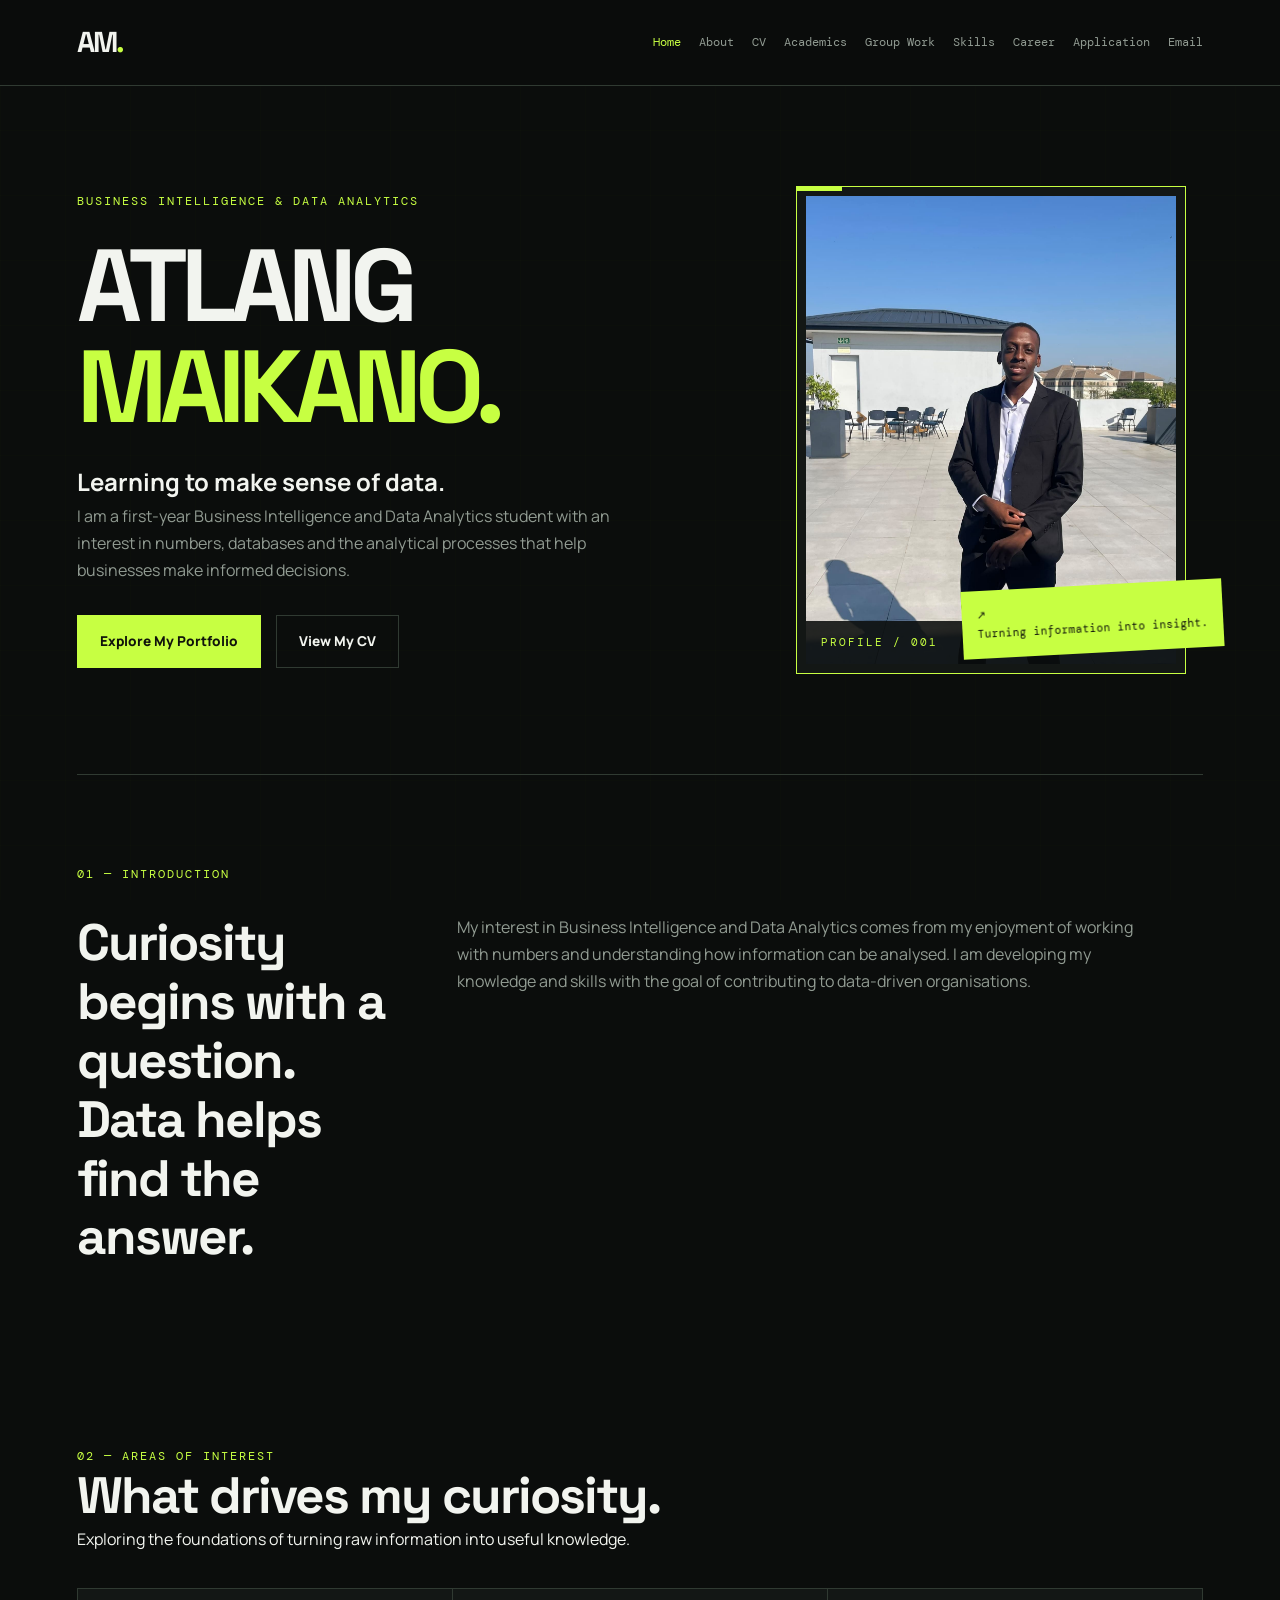
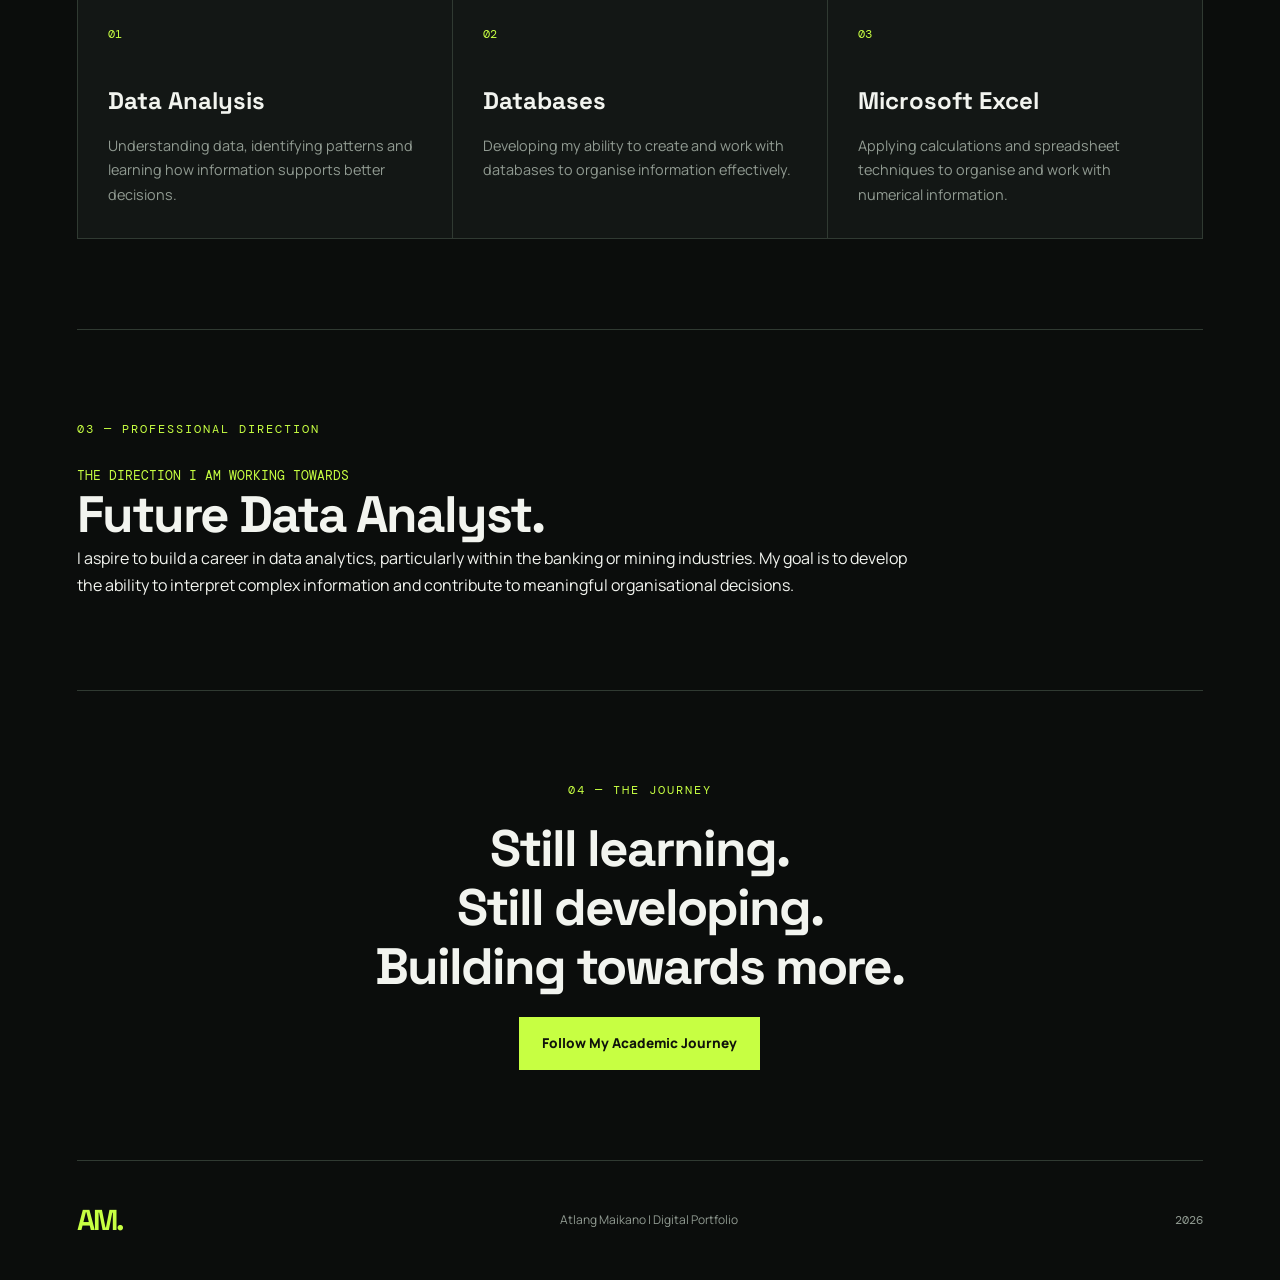
<file: index.html>
<!DOCTYPE html>
<html lang="en">
<head>
    <meta charset="UTF-8">
    <meta name="viewport" content="width=device-width, initial-scale=1.0">
    <title>Atlang Maikano | Digital Portfolio</title>
    <link rel="stylesheet" href="style.css">

    <link rel="preconnect" href="https://fonts.googleapis.com">
    <link rel="preconnect" href="https://fonts.gstatic.com" crossorigin>
    <link href="https://fonts.googleapis.com/css2?family=DM+Sans:wght@400;500;600;700;800&family=Space+Mono:wght@400;700&display=swap" rel="stylesheet">
</head>

<body>

    <header class="site-header">
        <nav class="navbar">
            <a href="index.html" class="logo">AM<span>.</span></a>

            <div class="nav-links">
                <a href="index.html" class="active">Home</a>
                <a href="about.html">About</a>
                <a href="cv.html">CV</a>
                <a href="academic-journey.html">Academics</a>
                <a href="group-work.html">Group Work</a>
                <a href="skills-projects.html">Skills</a>
                <a href="career-aspirations.html">Career</a>
                <a href="application-letter.html">Application</a>
                <a href="email-template.html">Email</a>
            </div>
        </nav>
    </header>

    <main>

        <section class="hero">
            <div class="hero-content">

                <p class="eyebrow">BUSINESS INTELLIGENCE & DATA ANALYTICS</p>

                <h1>
                    ATLANG<br>
                    <span>MAIKANO.</span>
                </h1>

                <h2>Learning to make sense of data.</h2>

                <p class="hero-description">
                    I am a first-year Business Intelligence and Data Analytics
                    student with an interest in numbers, databases and the
                    analytical processes that help businesses make informed
                    decisions.
                </p>

                <div class="hero-buttons">
                    <a href="about.html" class="btn-primary">Explore My Portfolio</a>
                    <a href="cv.html" class="btn-secondary">View My CV</a>
                </div>

            </div>

            <div class="hero-visual">

                <div class="hero-photo-frame">
                    <img
                        src="images/atlang1.JPG"
                        alt="Portrait of Atlang Maikano"
                        class="hero-photo"
                    >

                    <div class="photo-index">PROFILE / 001</div>
                </div>

                <div class="floating-note">
                    <span class="note-icon">↗</span>
                    <p>Turning information into insight.</p>
                </div>

            </div>
        </section>

        <section class="intro-section">

            <div class="section-label">01 — INTRODUCTION</div>

            <div class="intro-content">
                <h2>
                    Curiosity begins with a question.
                    <span>Data helps find the answer.</span>
                </h2>

                <p>
                    My interest in Business Intelligence and Data Analytics
                    comes from my enjoyment of working with numbers and
                    understanding how information can be analysed. I am
                    developing my knowledge and skills with the goal of
                    contributing to data-driven organisations.
                </p>
            </div>

        </section>

        <section class="focus-section">

            <div class="section-heading">
                <div>
                    <div class="section-label">02 — AREAS OF INTEREST</div>
                    <h2>What drives my curiosity.</h2>
                </div>

                <p>
                    Exploring the foundations of turning raw information
                    into useful knowledge.
                </p>
            </div>

            <div class="focus-grid">

                <article class="focus-card">
                    <span class="card-number">01</span>
                    <h3>Data Analysis</h3>
                    <p>
                        Understanding data, identifying patterns and
                        learning how information supports better decisions.
                    </p>
                </article>

                <article class="focus-card">
                    <span class="card-number">02</span>
                    <h3>Databases</h3>
                    <p>
                        Developing my ability to create and work with
                        databases to organise information effectively.
                    </p>
                </article>

                <article class="focus-card">
                    <span class="card-number">03</span>
                    <h3>Microsoft Excel</h3>
                    <p>
                        Applying calculations and spreadsheet techniques
                        to organise and work with numerical information.
                    </p>
                </article>

            </div>

        </section>

        <section class="career-section">

            <div class="section-label">03 — PROFESSIONAL DIRECTION</div>

            <div class="career-content">
                <div>
                    <p class="career-small">THE DIRECTION I AM WORKING TOWARDS</p>
                    <h2>Future <span>Data Analyst.</span></h2>
                </div>

                <p>
                    I aspire to build a career in data analytics, particularly
                    within the banking or mining industries. My goal is to
                    develop the ability to interpret complex information and
                    contribute to meaningful organisational decisions.
                </p>
            </div>

        </section>

        <section class="closing-section">
            <p class="section-label">04 — THE JOURNEY</p>
            <h2>
                Still learning.<br>
                Still developing.<br>
                <span>Building towards more.</span>
            </h2>

            <a href="academic-journey.html" class="btn-primary">
                Follow My Academic Journey
            </a>
        </section>

    </main>

    <footer class="site-footer">
        <a href="index.html" class="footer-logo">AM.</a>
        <p>Atlang Maikano | Digital Portfolio</p>
        <p class="footer-year">2026</p>
    </footer>

</body>
</html>
</file>
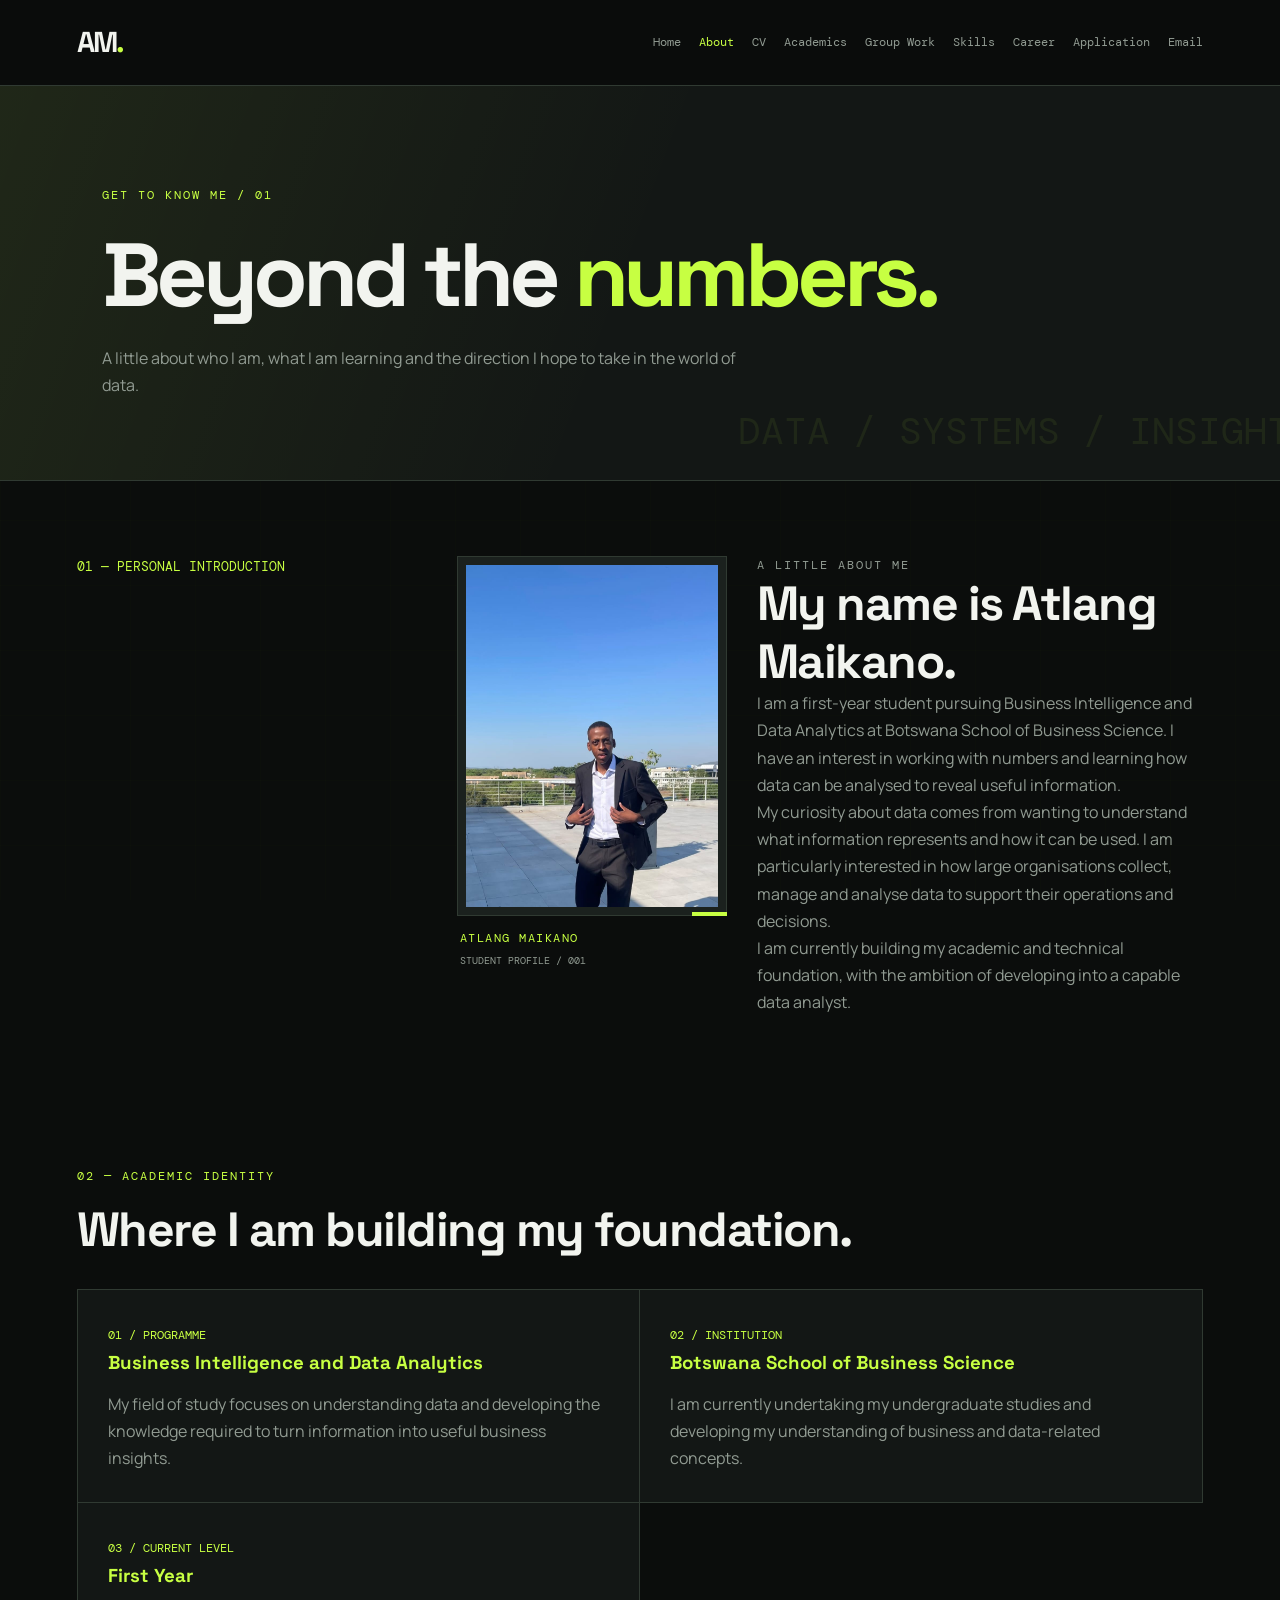
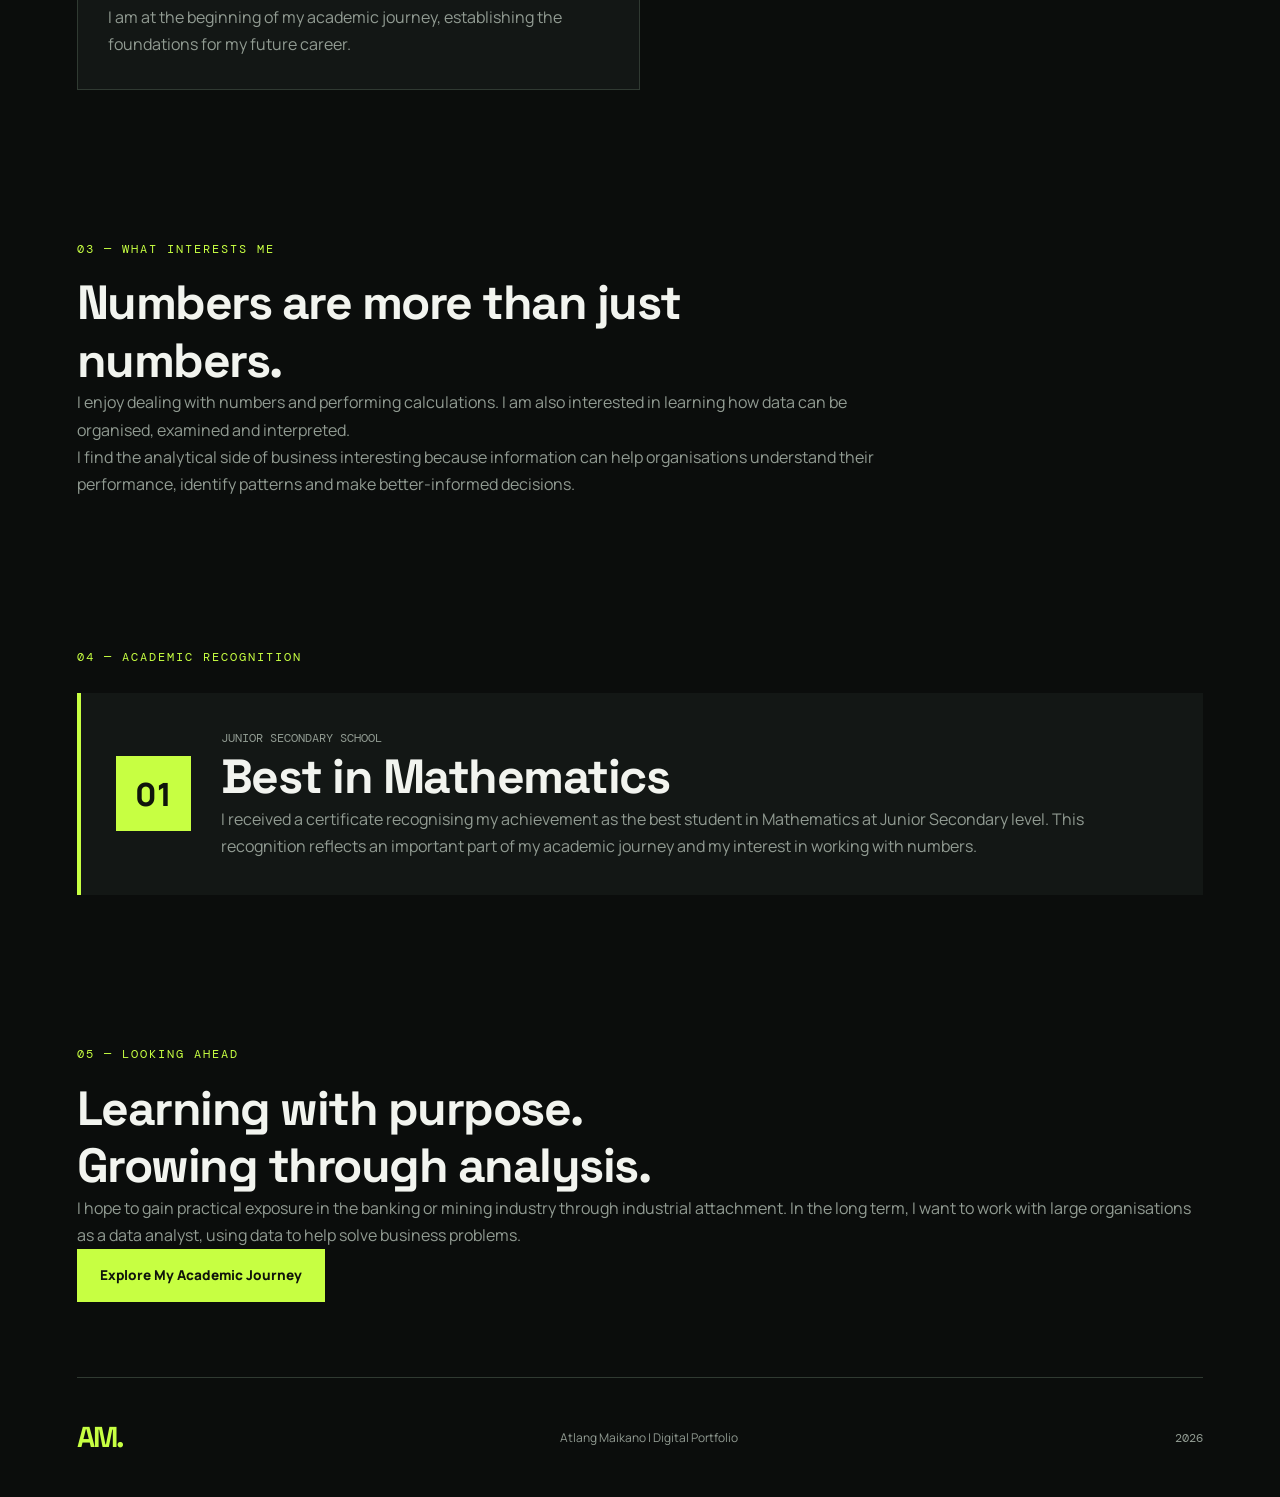
<file: about.html>
<!DOCTYPE html>
<html lang="en">
<head>
    <meta charset="UTF-8">
    <meta name="viewport" content="width=device-width, initial-scale=1.0">
    <title>About Me | Atlang Maikano</title>
    <link rel="stylesheet" href="style.css">

    <link rel="preconnect" href="https://fonts.googleapis.com">
    <link rel="preconnect" href="https://fonts.gstatic.com" crossorigin>
    <link href="https://fonts.googleapis.com/css2?family=DM+Sans:wght@400;500;600;700;800&family=Space+Mono:wght@400;700&display=swap" rel="stylesheet">
</head>

<body>

<header class="site-header">
    <nav class="navbar">
        <a href="index.html" class="logo">AM<span>.</span></a>

        <div class="nav-links">
            <a href="index.html">Home</a>
            <a href="about.html" class="active">About</a>
            <a href="cv.html">CV</a>
            <a href="academic-journey.html">Academics</a>
            <a href="group-work.html">Group Work</a>
            <a href="skills-projects.html">Skills</a>
            <a href="career-aspirations.html">Career</a>
            <a href="application-letter.html">Application</a>
            <a href="email-template.html">Email</a>
        </div>
    </nav>
</header>

<main>

    <section class="subpage-hero">
        <p class="section-label">GET TO KNOW ME / 01</p>
        <h1>Beyond the <span>numbers.</span></h1>
        <p>
            A little about who I am, what I am learning and the direction
            I hope to take in the world of data.
        </p>
    </section>

    <section class="about-profile">

        <div class="about-profile-label">
            <span>01 — PERSONAL INTRODUCTION</span>
        </div>

        <div class="about-profile-content">

            <div class="about-photo-container">
                <div class="about-photo-frame">
                    <img
                        src="images/atlang2.JPG"
                        alt="Atlang Maikano"
                        class="about-photo"
                    >
                </div>

                <div class="about-photo-caption">
                    <span>ATLANG MAIKANO</span>
                    <span>STUDENT PROFILE / 001</span>
                </div>
            </div>

            <div class="about-description">
                <p class="eyebrow">A LITTLE ABOUT ME</p>

                <h2>My name is Atlang Maikano.</h2>

                <p>
                    I am a first-year student pursuing Business Intelligence
                    and Data Analytics at Botswana School of Business Science.
                    I have an interest in working with numbers and learning
                    how data can be analysed to reveal useful information.
                </p>

                <p>
                    My curiosity about data comes from wanting to understand
                    what information represents and how it can be used.
                    I am particularly interested in how large organisations
                    collect, manage and analyse data to support their
                    operations and decisions.
                </p>

                <p>
                    I am currently building my academic and technical
                    foundation, with the ambition of developing into a
                    capable data analyst.
                </p>
            </div>

        </div>

    </section>

    <section class="about-academic">

        <div class="section-label">02 — ACADEMIC IDENTITY</div>

        <h2>Where I am <span>building my foundation.</span></h2>

        <div class="academic-info-grid">

            <article class="academic-info-card">
                <span class="card-number">01 / PROGRAMME</span>
                <h3>Business Intelligence and Data Analytics</h3>
                <p>
                    My field of study focuses on understanding data and
                    developing the knowledge required to turn information
                    into useful business insights.
                </p>
            </article>

            <article class="academic-info-card">
                <span class="card-number">02 / INSTITUTION</span>
                <h3>Botswana School of Business Science</h3>
                <p>
                    I am currently undertaking my undergraduate studies
                    and developing my understanding of business and
                    data-related concepts.
                </p>
            </article>

            <article class="academic-info-card">
                <span class="card-number">03 / CURRENT LEVEL</span>
                <h3>First Year</h3>
                <p>
                    I am at the beginning of my academic journey,
                    establishing the foundations for my future career.
                </p>
            </article>

        </div>

    </section>

    <section class="about-interest">

        <div class="section-label">03 — WHAT INTERESTS ME</div>

        <div class="interest-content">
            <div>
                <h2>Numbers are more than just numbers.</h2>
            </div>

            <div>
                <p>
                    I enjoy dealing with numbers and performing calculations.
                    I am also interested in learning how data can be
                    organised, examined and interpreted.
                </p>

                <p>
                    I find the analytical side of business interesting
                    because information can help organisations understand
                    their performance, identify patterns and make
                    better-informed decisions.
                </p>
            </div>
        </div>

    </section>

    <section class="about-achievement">

        <div class="section-label">04 — ACADEMIC RECOGNITION</div>

        <div class="achievement-highlight">
            <div class="achievement-mark">01</div>

            <div>
                <p class="card-label">JUNIOR SECONDARY SCHOOL</p>
                <h2>Best in Mathematics</h2>
                <p>
                    I received a certificate recognising my achievement
                    as the best student in Mathematics at Junior Secondary
                    level. This recognition reflects an important part
                    of my academic journey and my interest in working
                    with numbers.
                </p>
            </div>
        </div>

    </section>

    <section class="about-outlook">

        <p class="section-label">05 — LOOKING AHEAD</p>

        <h2>
            Learning with purpose.<br>
            <span>Growing through analysis.</span>
        </h2>

        <p>
            I hope to gain practical exposure in the banking or mining
            industry through industrial attachment. In the long term,
            I want to work with large organisations as a data analyst,
            using data to help solve business problems.
        </p>

        <a href="academic-journey.html" class="btn-primary">
            Explore My Academic Journey
        </a>

    </section>

</main>

<footer class="site-footer">
    <a href="index.html" class="footer-logo">AM.</a>
    <p>Atlang Maikano | Digital Portfolio</p>
    <p class="footer-year">2026</p>
</footer>

</body>
</html>
</file>
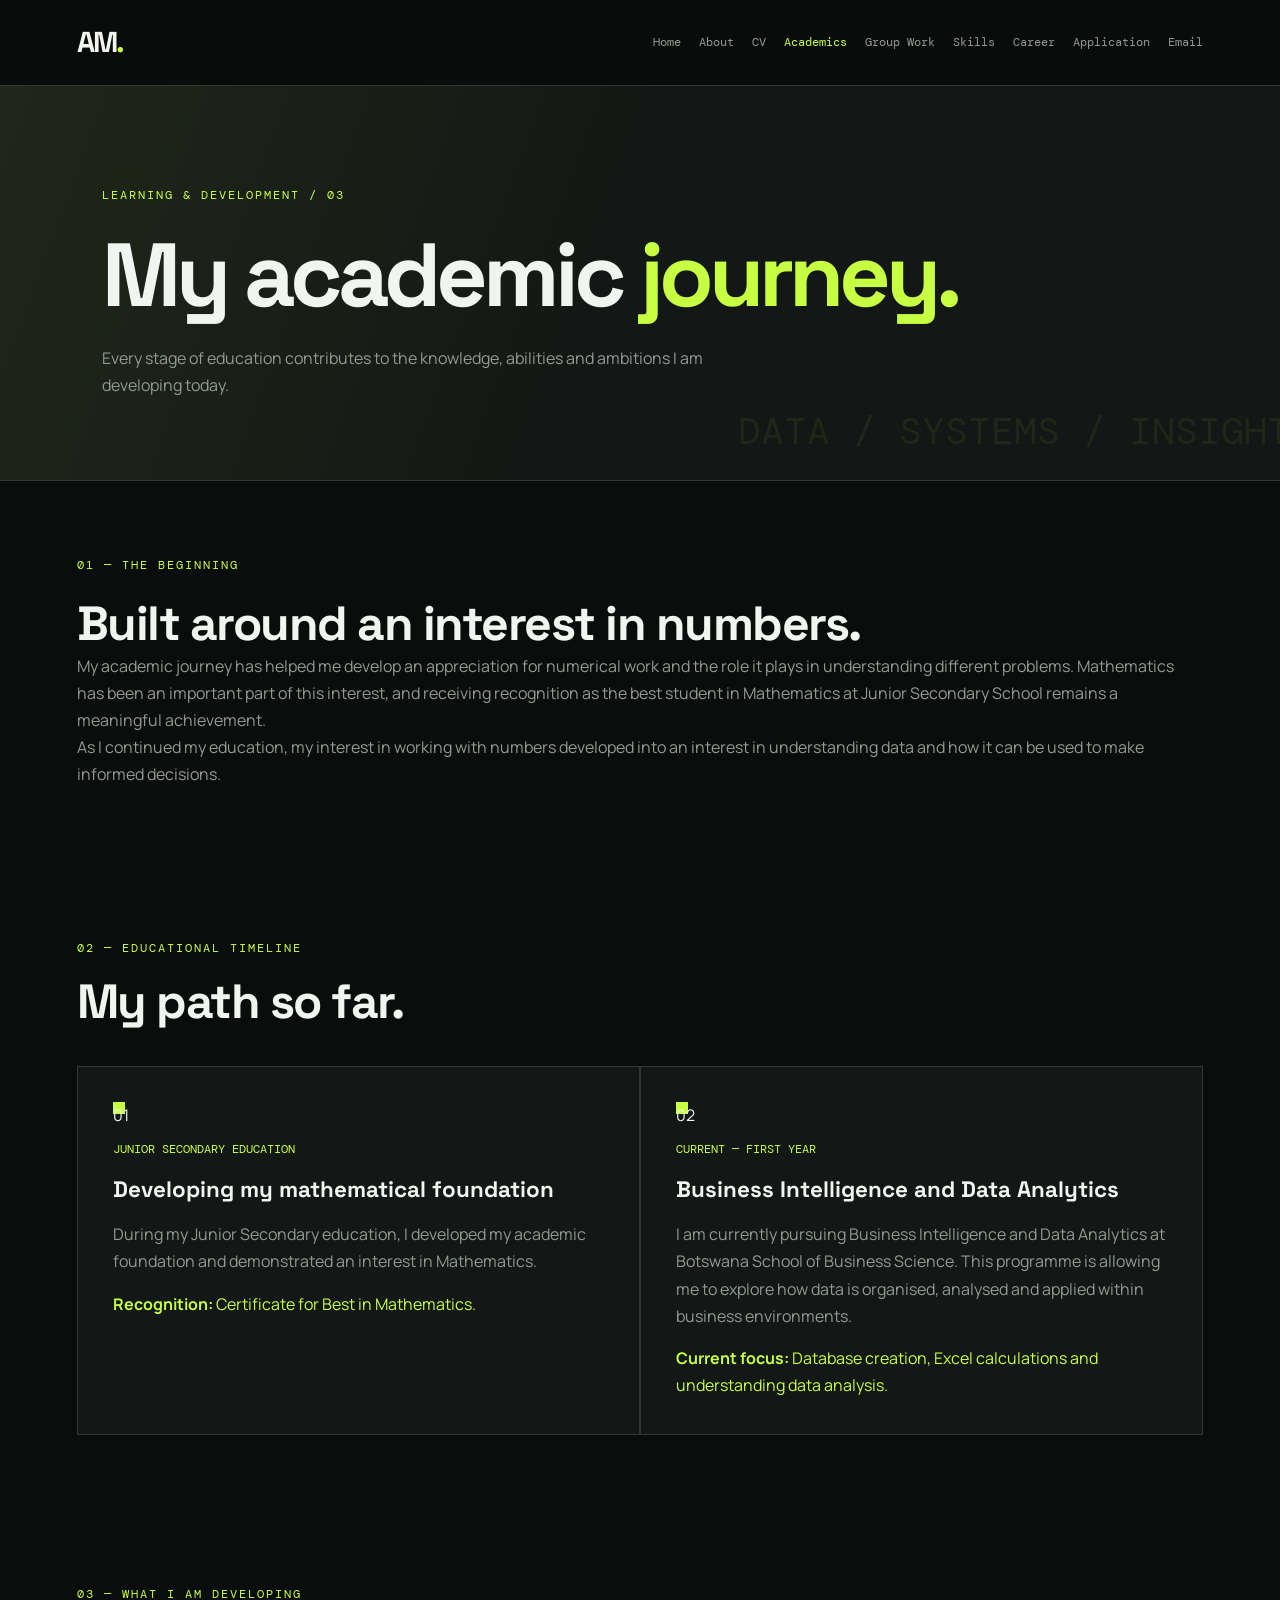
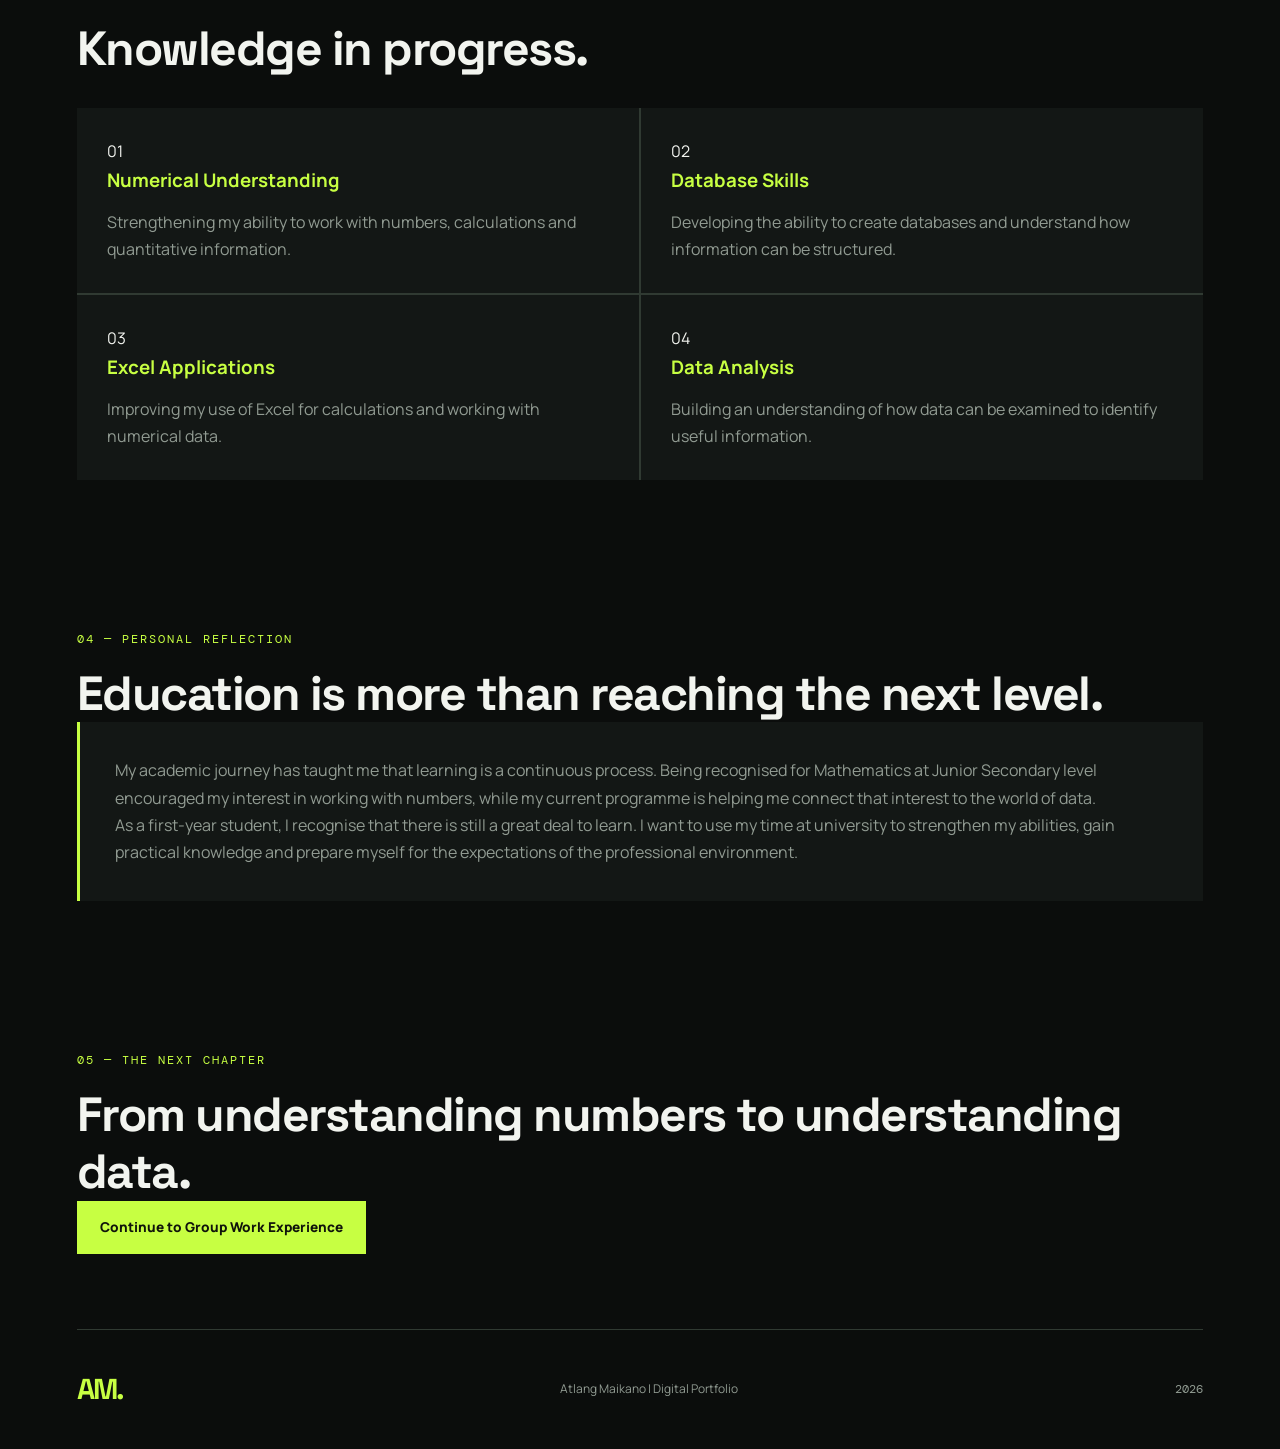
<file: academic-journey.html>
<!DOCTYPE html>
<html lang="en">
<head>
    <meta charset="UTF-8">
    <meta name="viewport" content="width=device-width, initial-scale=1.0">
    <title>Academic Journey | Atlang Maikano</title>
    <link rel="stylesheet" href="style.css">

    <link rel="preconnect" href="https://fonts.googleapis.com">
    <link rel="preconnect" href="https://fonts.gstatic.com" crossorigin>
    <link href="https://fonts.googleapis.com/css2?family=DM+Sans:wght@400;500;600;700;800&family=Space+Mono:wght@400;700&display=swap" rel="stylesheet">
</head>

<body>

<header class="site-header">
    <nav class="navbar">
        <a href="index.html" class="logo">AM<span>.</span></a>

        <div class="nav-links">
            <a href="index.html">Home</a>
            <a href="about.html">About</a>
            <a href="cv.html">CV</a>
            <a href="academic-journey.html" class="active">Academics</a>
            <a href="group-work.html">Group Work</a>
            <a href="skills-projects.html">Skills</a>
            <a href="career-aspirations.html">Career</a>
            <a href="application-letter.html">Application</a>
            <a href="email-template.html">Email</a>
        </div>
    </nav>
</header>

<main>

    <section class="subpage-hero">
        <p class="section-label">LEARNING & DEVELOPMENT / 03</p>
        <h1>My academic <span>journey.</span></h1>
        <p>
            Every stage of education contributes to the knowledge,
            abilities and ambitions I am developing today.
        </p>
    </section>

    <section class="journey-introduction">
        <div class="section-label">01 — THE BEGINNING</div>

        <div class="journey-intro-content">
            <h2>Built around an interest in <span>numbers.</span></h2>

            <p>
                My academic journey has helped me develop an appreciation
                for numerical work and the role it plays in understanding
                different problems. Mathematics has been an important
                part of this interest, and receiving recognition as the
                best student in Mathematics at Junior Secondary School
                remains a meaningful achievement.
            </p>

            <p>
                As I continued my education, my interest in working with
                numbers developed into an interest in understanding data
                and how it can be used to make informed decisions.
            </p>
        </div>
    </section>

    <section class="journey-timeline-section">

        <div class="section-label">02 — EDUCATIONAL TIMELINE</div>
        <h2>My path so far.</h2>

        <div class="journey-timeline">

            <article class="journey-item">
                <div class="journey-marker">01</div>

                <div class="journey-details">
                    <p class="timeline-label">JUNIOR SECONDARY EDUCATION</p>
                    <h3>Developing my mathematical foundation</h3>

                    <p>
                        During my Junior Secondary education, I developed
                        my academic foundation and demonstrated an interest
                        in Mathematics.
                    </p>

                    <div class="journey-highlight">
                        <strong>Recognition:</strong>
                        Certificate for Best in Mathematics.
                    </div>
                </div>
            </article>

            <article class="journey-item">
                <div class="journey-marker">02</div>

                <div class="journey-details">
                    <p class="timeline-label">CURRENT — FIRST YEAR</p>
                    <h3>Business Intelligence and Data Analytics</h3>

                    <p>
                        I am currently pursuing Business Intelligence
                        and Data Analytics at Botswana School of Business
                        Science. This programme is allowing me to explore
                        how data is organised, analysed and applied
                        within business environments.
                    </p>

                    <div class="journey-highlight">
                        <strong>Current focus:</strong>
                        Database creation, Excel calculations and
                        understanding data analysis.
                    </div>
                </div>
            </article>

        </div>

    </section>

    <section class="learning-section">

        <div class="section-label">03 — WHAT I AM DEVELOPING</div>
        <h2>Knowledge in progress.</h2>

        <div class="learning-grid">

            <article class="learning-card">
                <span>01</span>
                <h3>Numerical Understanding</h3>
                <p>
                    Strengthening my ability to work with numbers,
                    calculations and quantitative information.
                </p>
            </article>

            <article class="learning-card">
                <span>02</span>
                <h3>Database Skills</h3>
                <p>
                    Developing the ability to create databases and
                    understand how information can be structured.
                </p>
            </article>

            <article class="learning-card">
                <span>03</span>
                <h3>Excel Applications</h3>
                <p>
                    Improving my use of Excel for calculations
                    and working with numerical data.
                </p>
            </article>

            <article class="learning-card">
                <span>04</span>
                <h3>Data Analysis</h3>
                <p>
                    Building an understanding of how data can be
                    examined to identify useful information.
                </p>
            </article>

        </div>

    </section>

    <section class="journey-reflection">

        <div class="section-label">04 — PERSONAL REFLECTION</div>

        <h2>Education is more than reaching the next level.</h2>

        <div class="reflection-content">
            <p>
                My academic journey has taught me that learning is a
                continuous process. Being recognised for Mathematics
                at Junior Secondary level encouraged my interest in
                working with numbers, while my current programme is
                helping me connect that interest to the world of data.
            </p>

            <p>
                As a first-year student, I recognise that there is still
                a great deal to learn. I want to use my time at university
                to strengthen my abilities, gain practical knowledge
                and prepare myself for the expectations of the
                professional environment.
            </p>
        </div>

    </section>

    <section class="journey-closing">
        <p class="section-label">05 — THE NEXT CHAPTER</p>

        <h2>
            From understanding numbers
            to understanding <span>data.</span>
        </h2>

        <a href="group-work.html" class="btn-primary">
            Continue to Group Work Experience
        </a>
    </section>

</main>

<footer class="site-footer">
    <a href="index.html" class="footer-logo">AM.</a>
    <p>Atlang Maikano | Digital Portfolio</p>
    <p class="footer-year">2026</p>
</footer>

</body>
</html>
</file>
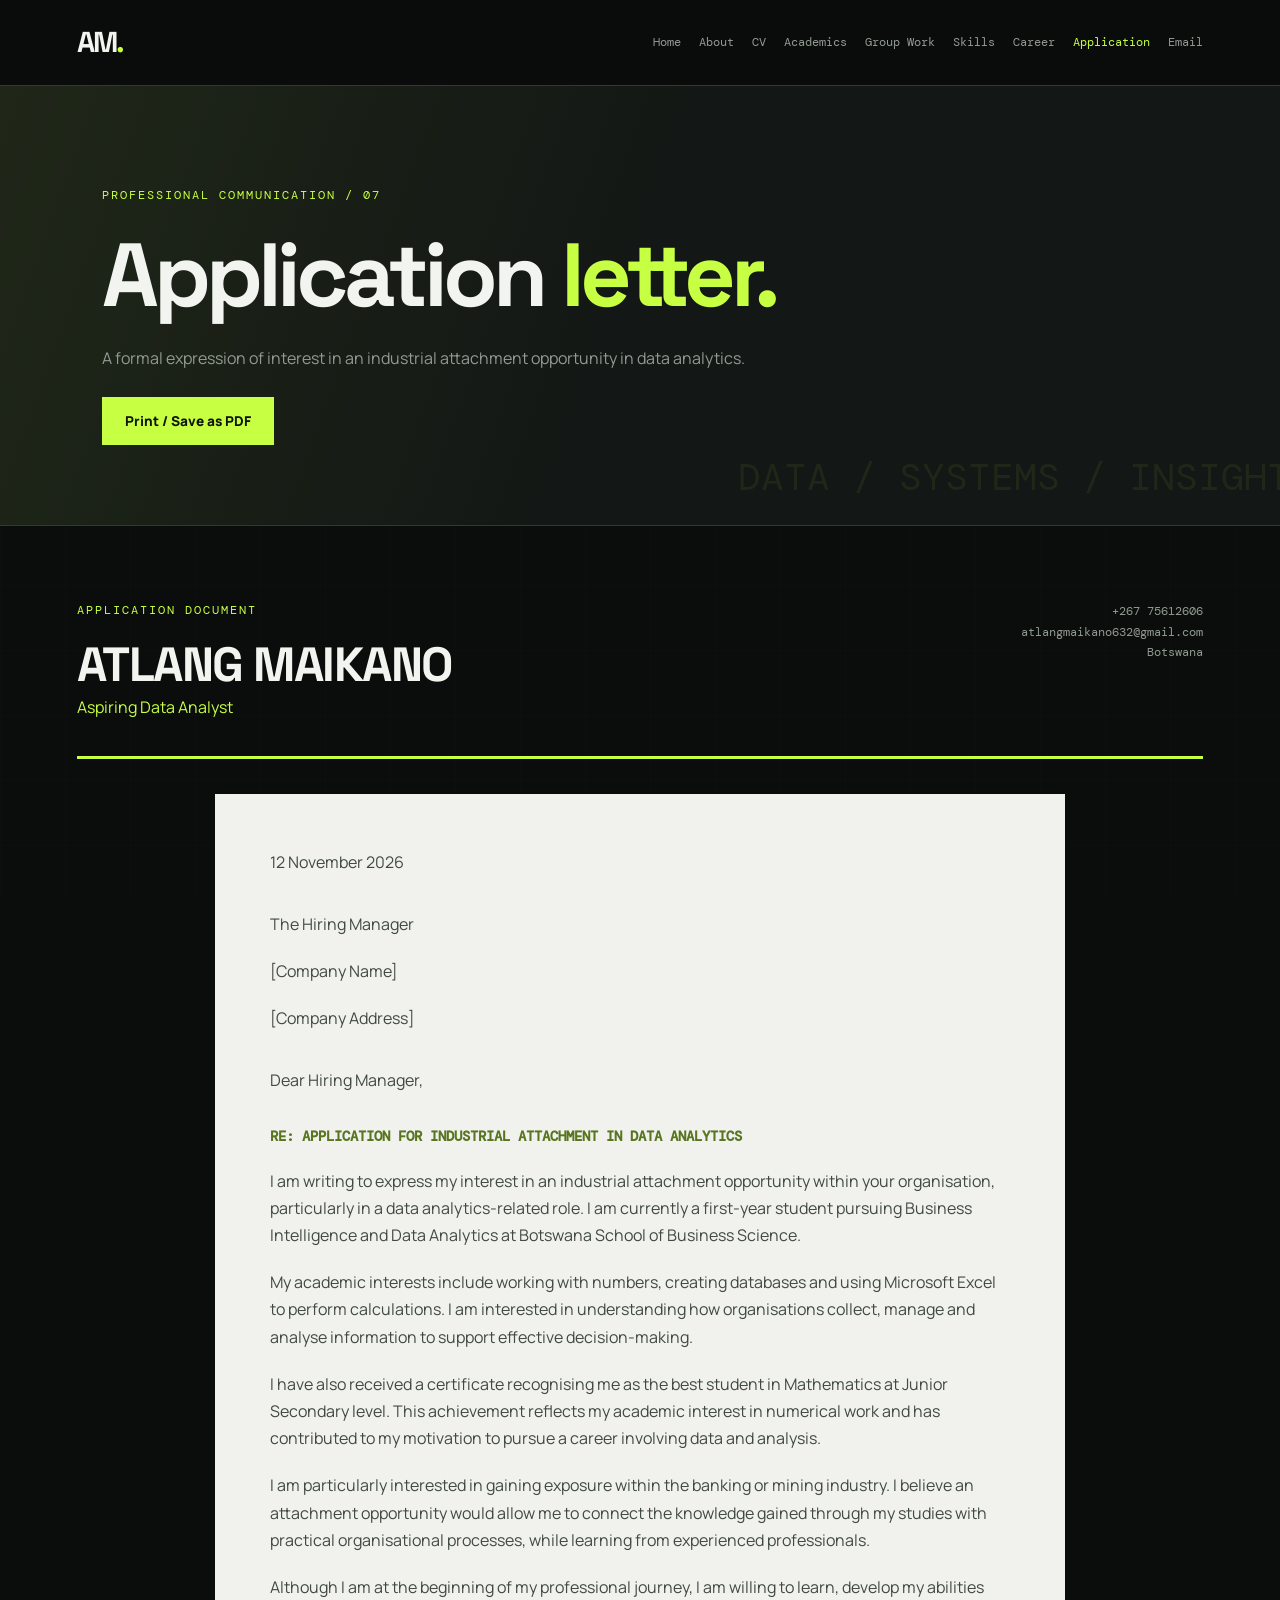
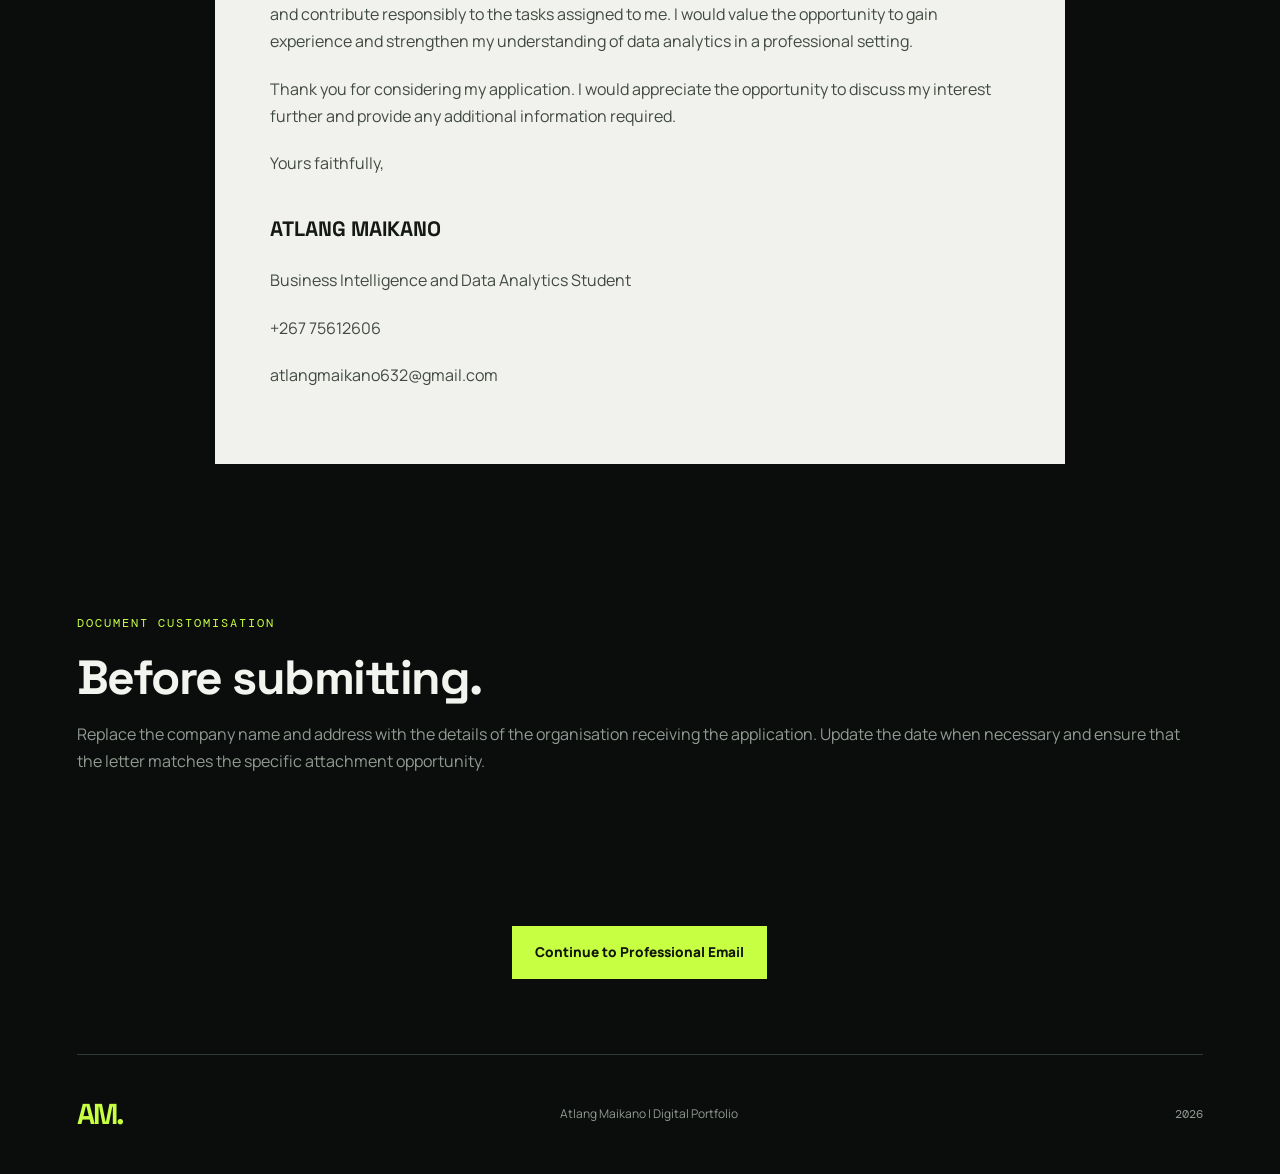
<file: application-letter.html>
<!DOCTYPE html>
<html lang="en">
<head>
    <meta charset="UTF-8">
    <meta name="viewport" content="width=device-width, initial-scale=1.0">
    <title>Application Letter | Atlang Maikano</title>
    <link rel="stylesheet" href="style.css">

    <link rel="preconnect" href="https://fonts.googleapis.com">
    <link rel="preconnect" href="https://fonts.gstatic.com" crossorigin>
    <link href="https://fonts.googleapis.com/css2?family=DM+Sans:wght@400;500;600;700;800&family=Space+Mono:wght@400;700&display=swap" rel="stylesheet">
</head>

<body>

<header class="site-header">
    <nav class="navbar">
        <a href="index.html" class="logo">AM<span>.</span></a>

        <div class="nav-links">
            <a href="index.html">Home</a>
            <a href="about.html">About</a>
            <a href="cv.html">CV</a>
            <a href="academic-journey.html">Academics</a>
            <a href="group-work.html">Group Work</a>
            <a href="skills-projects.html">Skills</a>
            <a href="career-aspirations.html">Career</a>
            <a href="application-letter.html" class="active">Application</a>
            <a href="email-template.html">Email</a>
        </div>
    </nav>
</header>

<main>

    <section class="subpage-hero">
        <p class="section-label">PROFESSIONAL COMMUNICATION / 07</p>
        <h1>Application <span>letter.</span></h1>
        <p>
            A formal expression of interest in an industrial
            attachment opportunity in data analytics.
        </p>

        <button class="btn-primary" onclick="window.print()">
            Print / Save as PDF
        </button>
    </section>

    <section class="application-section">

        <div class="application-top">
            <div>
                <p class="section-label">APPLICATION DOCUMENT</p>
                <h2>ATLANG MAIKANO</h2>
                <p class="application-role">Aspiring Data Analyst</p>
            </div>

            <div class="application-contact">
                <p>+267 75612606</p>
                <p>atlangmaikano632@gmail.com</p>
                <p>Botswana</p>
            </div>
        </div>

        <div class="application-divider"></div>

        <article class="application-document">

            <p>12 November 2026</p>

            <div class="recipient-details">
                <p>The Hiring Manager</p>
                <p>[Company Name]</p>
                <p>[Company Address]</p>
            </div>

            <p>Dear Hiring Manager,</p>

            <h3>RE: APPLICATION FOR INDUSTRIAL ATTACHMENT IN DATA ANALYTICS</h3>

            <p>
                I am writing to express my interest in an industrial
                attachment opportunity within your organisation,
                particularly in a data analytics-related role.
                I am currently a first-year student pursuing Business
                Intelligence and Data Analytics at Botswana School
                of Business Science.
            </p>

            <p>
                My academic interests include working with numbers,
                creating databases and using Microsoft Excel to perform
                calculations. I am interested in understanding how
                organisations collect, manage and analyse information
                to support effective decision-making.
            </p>

            <p>
                I have also received a certificate recognising me as
                the best student in Mathematics at Junior Secondary
                level. This achievement reflects my academic interest
                in numerical work and has contributed to my motivation
                to pursue a career involving data and analysis.
            </p>

            <p>
                I am particularly interested in gaining exposure within
                the banking or mining industry. I believe an attachment
                opportunity would allow me to connect the knowledge
                gained through my studies with practical organisational
                processes, while learning from experienced professionals.
            </p>

            <p>
                Although I am at the beginning of my professional journey,
                I am willing to learn, develop my abilities and contribute
                responsibly to the tasks assigned to me. I would value
                the opportunity to gain experience and strengthen my
                understanding of data analytics in a professional setting.
            </p>

            <p>
                Thank you for considering my application. I would
                appreciate the opportunity to discuss my interest
                further and provide any additional information required.
            </p>

            <p>Yours faithfully,</p>

            <div class="application-signature">
                <h3>ATLANG MAIKANO</h3>
                <p>Business Intelligence and Data Analytics Student</p>
                <p>+267 75612606</p>
                <p>atlangmaikano632@gmail.com</p>
            </div>

        </article>

    </section>

    <section class="application-note">
        <p class="section-label">DOCUMENT CUSTOMISATION</p>
        <h2>Before submitting.</h2>

        <p>
            Replace the company name and address with the details
            of the organisation receiving the application. Update
            the date when necessary and ensure that the letter
            matches the specific attachment opportunity.
        </p>
    </section>

    <section class="next-page-section">
        <a href="email-template.html" class="btn-primary">
            Continue to Professional Email
        </a>
    </section>

</main>

<footer class="site-footer">
    <a href="index.html" class="footer-logo">AM.</a>
    <p>Atlang Maikano | Digital Portfolio</p>
    <p class="footer-year">2026</p>
</footer>

</body>
</html>
</file>
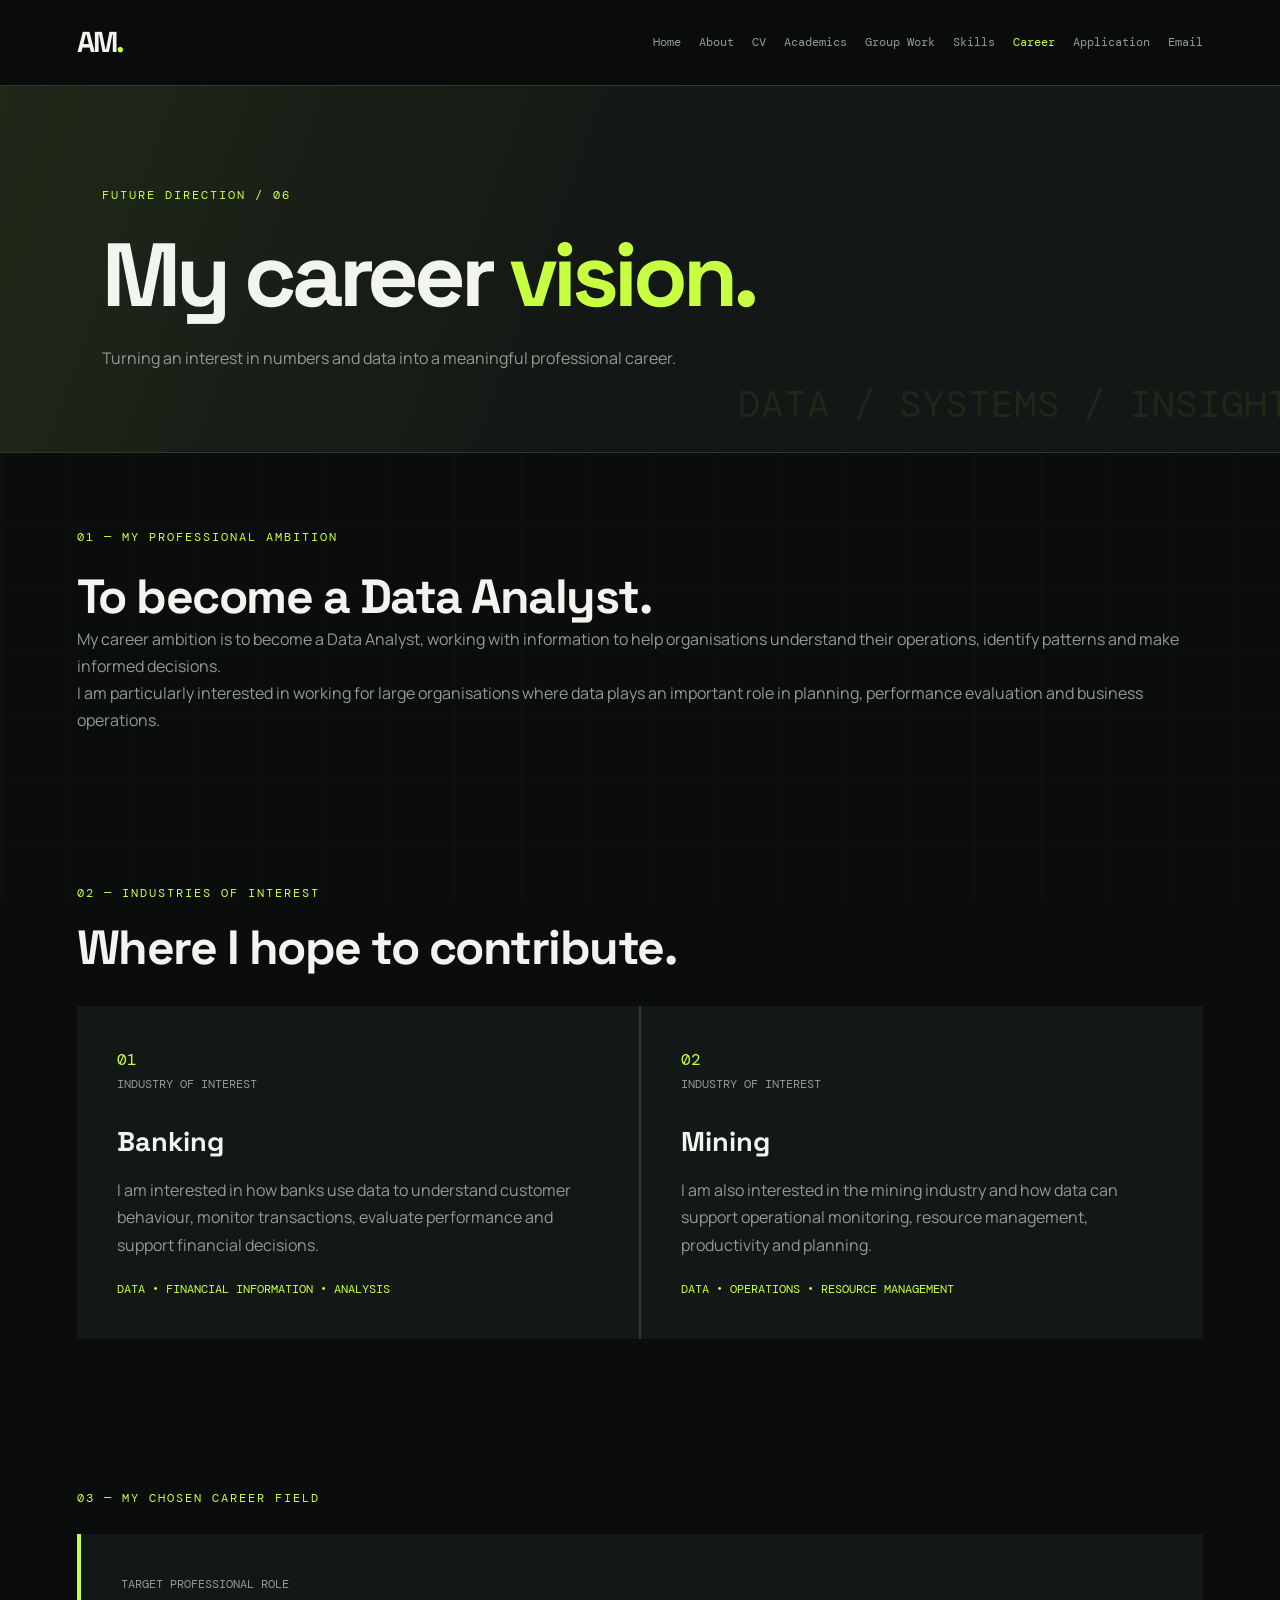
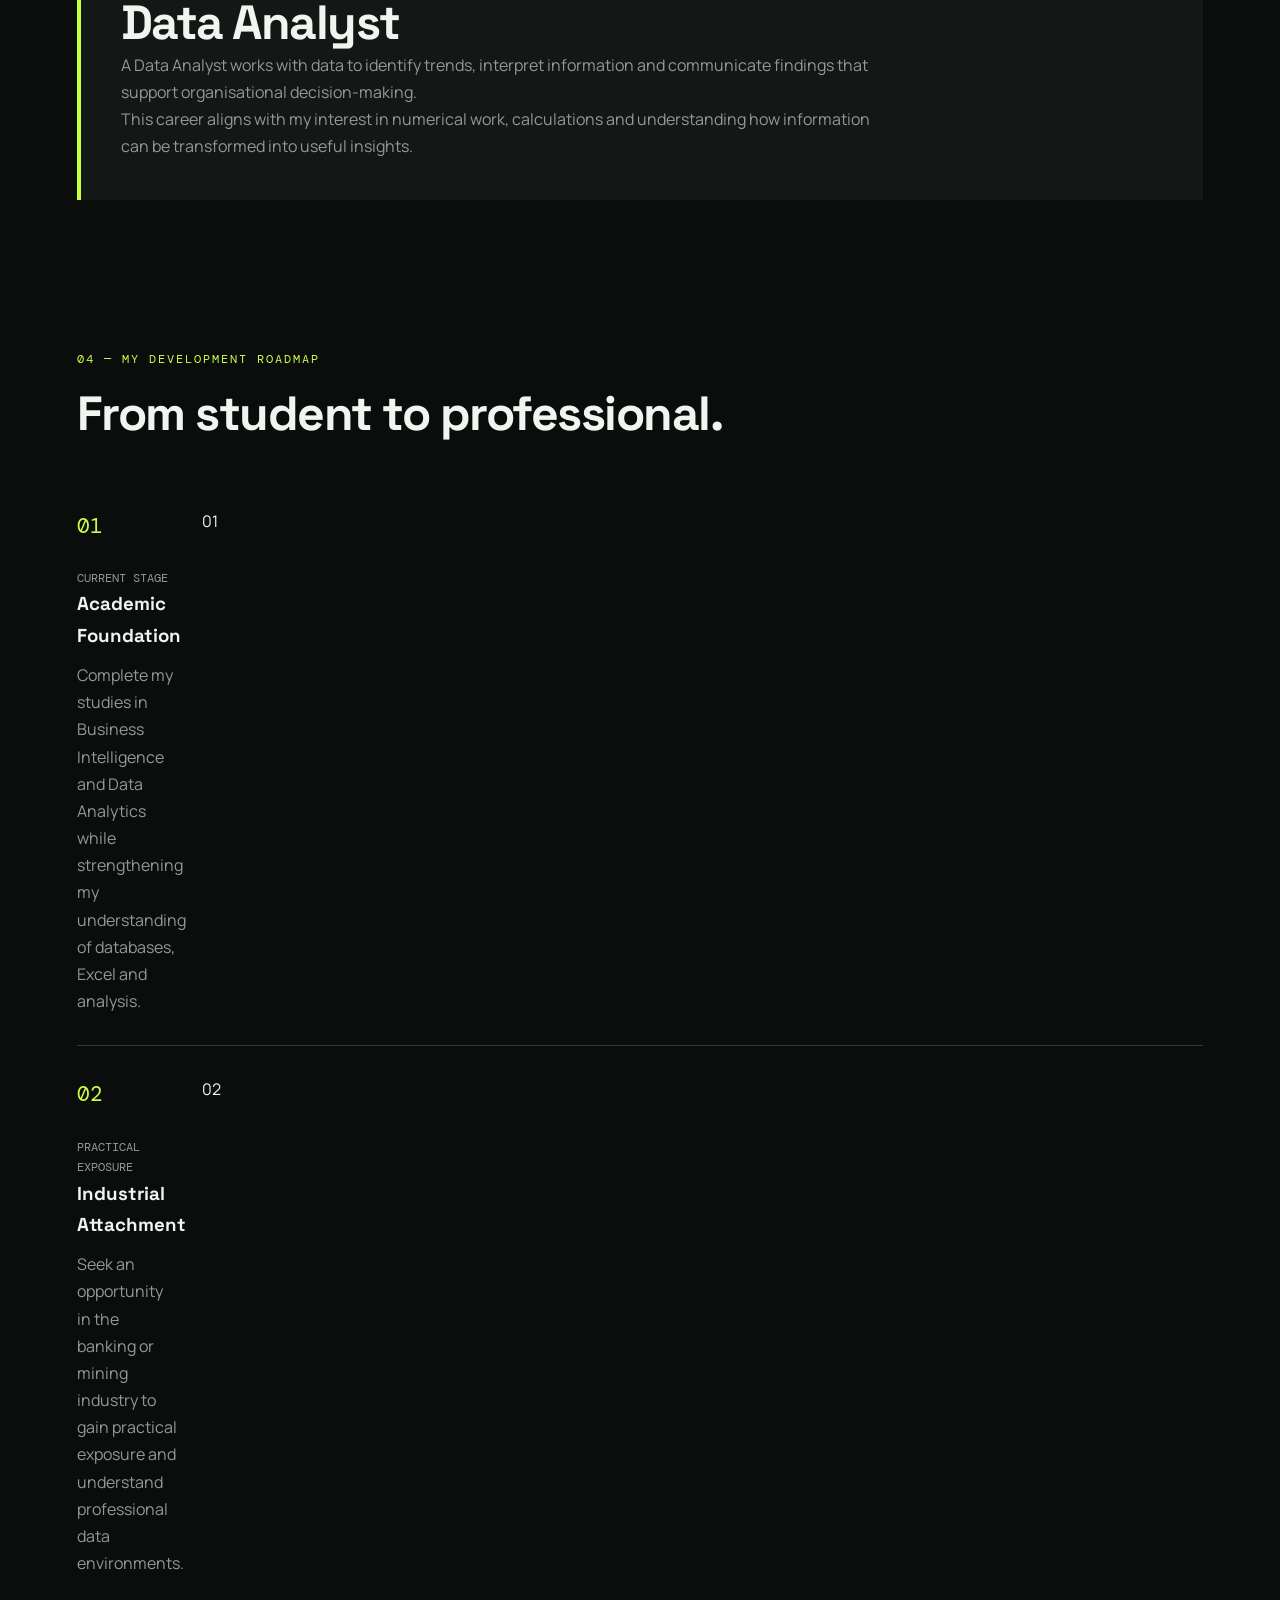
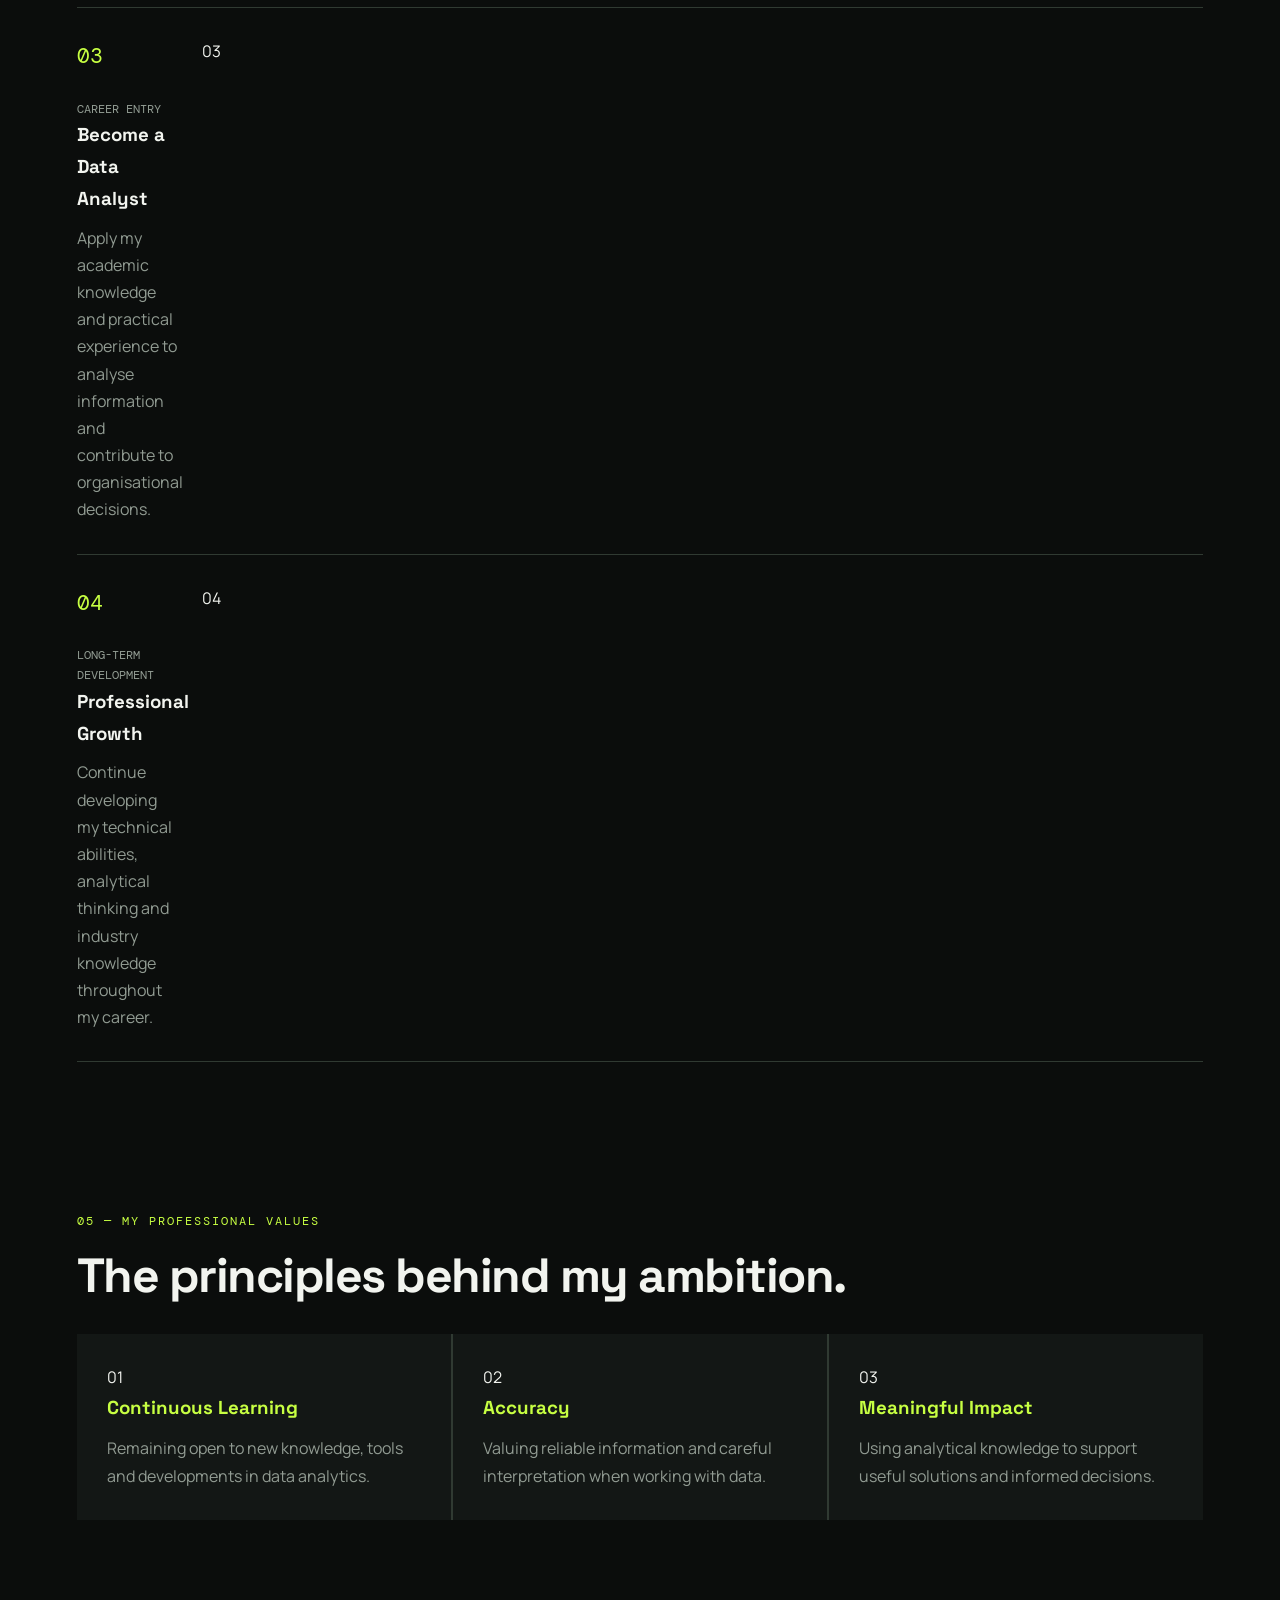
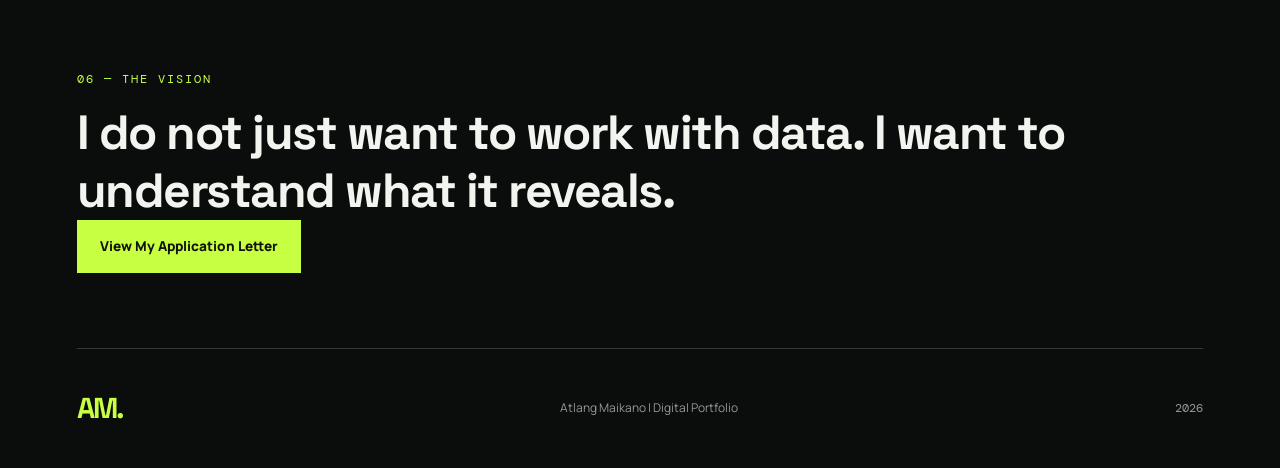
<file: career-aspirations.html>
<!DOCTYPE html>
<html lang="en">
<head>
    <meta charset="UTF-8">
    <meta name="viewport" content="width=device-width, initial-scale=1.0">
    <title>Career Aspirations | Atlang Maikano</title>
    <link rel="stylesheet" href="style.css">

    <link rel="preconnect" href="https://fonts.googleapis.com">
    <link rel="preconnect" href="https://fonts.gstatic.com" crossorigin>
    <link href="https://fonts.googleapis.com/css2?family=DM+Sans:wght@400;500;600;700;800&family=Space+Mono:wght@400;700&display=swap" rel="stylesheet">
</head>

<body>

<header class="site-header">
    <nav class="navbar">
        <a href="index.html" class="logo">AM<span>.</span></a>

        <div class="nav-links">
            <a href="index.html">Home</a>
            <a href="about.html">About</a>
            <a href="cv.html">CV</a>
            <a href="academic-journey.html">Academics</a>
            <a href="group-work.html">Group Work</a>
            <a href="skills-projects.html">Skills</a>
            <a href="career-aspirations.html" class="active">Career</a>
            <a href="application-letter.html">Application</a>
            <a href="email-template.html">Email</a>
        </div>
    </nav>
</header>

<main>

    <section class="subpage-hero">
        <p class="section-label">FUTURE DIRECTION / 06</p>
        <h1>My career <span>vision.</span></h1>
        <p>
            Turning an interest in numbers and data into a meaningful
            professional career.
        </p>
    </section>

    <section class="career-vision-intro">

        <div class="section-label">01 — MY PROFESSIONAL AMBITION</div>

        <div class="career-vision-content">
            <h2>To become a <span>Data Analyst.</span></h2>

            <p>
                My career ambition is to become a Data Analyst, working
                with information to help organisations understand their
                operations, identify patterns and make informed decisions.
            </p>

            <p>
                I am particularly interested in working for large
                organisations where data plays an important role in
                planning, performance evaluation and business operations.
            </p>
        </div>

    </section>

    <section class="career-field-section">

        <div class="section-label">02 — INDUSTRIES OF INTEREST</div>
        <h2>Where I hope to contribute.</h2>

        <div class="industry-grid">

            <article class="industry-card">
                <div class="industry-number">01</div>
                <p class="card-label">INDUSTRY OF INTEREST</p>
                <h3>Banking</h3>

                <p>
                    I am interested in how banks use data to understand
                    customer behaviour, monitor transactions, evaluate
                    performance and support financial decisions.
                </p>

                <div class="industry-focus">
                    DATA • FINANCIAL INFORMATION • ANALYSIS
                </div>
            </article>

            <article class="industry-card">
                <div class="industry-number">02</div>
                <p class="card-label">INDUSTRY OF INTEREST</p>
                <h3>Mining</h3>

                <p>
                    I am also interested in the mining industry and
                    how data can support operational monitoring,
                    resource management, productivity and planning.
                </p>

                <div class="industry-focus">
                    DATA • OPERATIONS • RESOURCE MANAGEMENT
                </div>
            </article>

        </div>

    </section>

    <section class="career-role-section">

        <div class="section-label">03 — MY CHOSEN CAREER FIELD</div>

        <div class="career-role-card">
            <div>
                <p class="card-label">TARGET PROFESSIONAL ROLE</p>
                <h2>Data Analyst</h2>
            </div>

            <div class="career-role-description">
                <p>
                    A Data Analyst works with data to identify trends,
                    interpret information and communicate findings
                    that support organisational decision-making.
                </p>

                <p>
                    This career aligns with my interest in numerical
                    work, calculations and understanding how information
                    can be transformed into useful insights.
                </p>
            </div>
        </div>

    </section>

    <section class="career-roadmap-section">

        <div class="section-label">04 — MY DEVELOPMENT ROADMAP</div>
        <h2>From student to professional.</h2>

        <div class="career-roadmap">

            <article class="roadmap-step">
                <span>01</span>
                <div>
                    <p class="card-label">CURRENT STAGE</p>
                    <h3>Academic Foundation</h3>
                    <p>
                        Complete my studies in Business Intelligence
                        and Data Analytics while strengthening my
                        understanding of databases, Excel and analysis.
                    </p>
                </div>
            </article>

            <article class="roadmap-step">
                <span>02</span>
                <div>
                    <p class="card-label">PRACTICAL EXPOSURE</p>
                    <h3>Industrial Attachment</h3>
                    <p>
                        Seek an opportunity in the banking or mining
                        industry to gain practical exposure and
                        understand professional data environments.
                    </p>
                </div>
            </article>

            <article class="roadmap-step">
                <span>03</span>
                <div>
                    <p class="card-label">CAREER ENTRY</p>
                    <h3>Become a Data Analyst</h3>
                    <p>
                        Apply my academic knowledge and practical
                        experience to analyse information and
                        contribute to organisational decisions.
                    </p>
                </div>
            </article>

            <article class="roadmap-step">
                <span>04</span>
                <div>
                    <p class="card-label">LONG-TERM DEVELOPMENT</p>
                    <h3>Professional Growth</h3>
                    <p>
                        Continue developing my technical abilities,
                        analytical thinking and industry knowledge
                        throughout my career.
                    </p>
                </div>
            </article>

        </div>

    </section>

    <section class="career-principles">

        <div class="section-label">05 — MY PROFESSIONAL VALUES</div>

        <h2>The principles behind my ambition.</h2>

        <div class="career-values-grid">

            <div class="career-value">
                <span>01</span>
                <h3>Continuous Learning</h3>
                <p>
                    Remaining open to new knowledge, tools
                    and developments in data analytics.
                </p>
            </div>

            <div class="career-value">
                <span>02</span>
                <h3>Accuracy</h3>
                <p>
                    Valuing reliable information and careful
                    interpretation when working with data.
                </p>
            </div>

            <div class="career-value">
                <span>03</span>
                <h3>Meaningful Impact</h3>
                <p>
                    Using analytical knowledge to support
                    useful solutions and informed decisions.
                </p>
            </div>

        </div>

    </section>

    <section class="career-closing">

        <p class="section-label">06 — THE VISION</p>

        <h2>
            I do not just want to work with data.
            <span>I want to understand what it reveals.</span>
        </h2>

        <a href="application-letter.html" class="btn-primary">
            View My Application Letter
        </a>

    </section>

</main>

<footer class="site-footer">
    <a href="index.html" class="footer-logo">AM.</a>
    <p>Atlang Maikano | Digital Portfolio</p>
    <p class="footer-year">2026</p>
</footer>

</body>
</html>
</file>
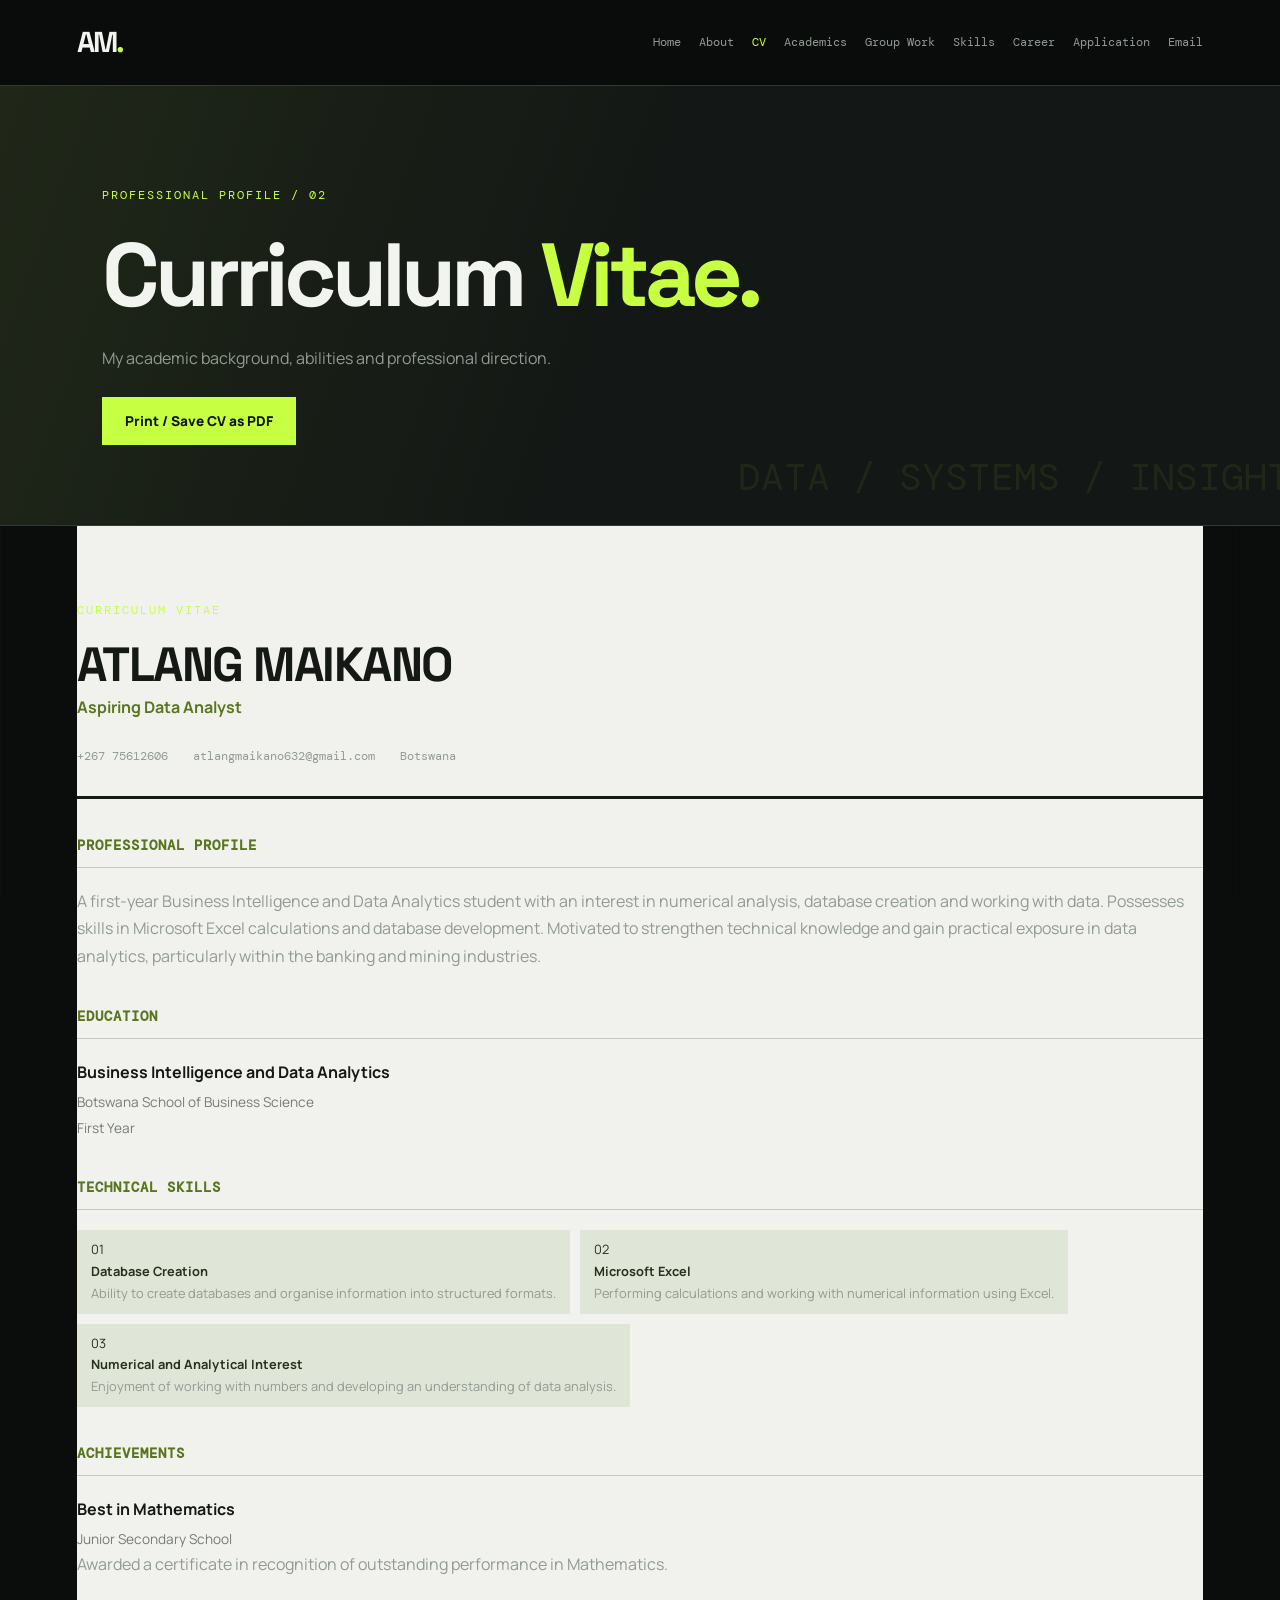
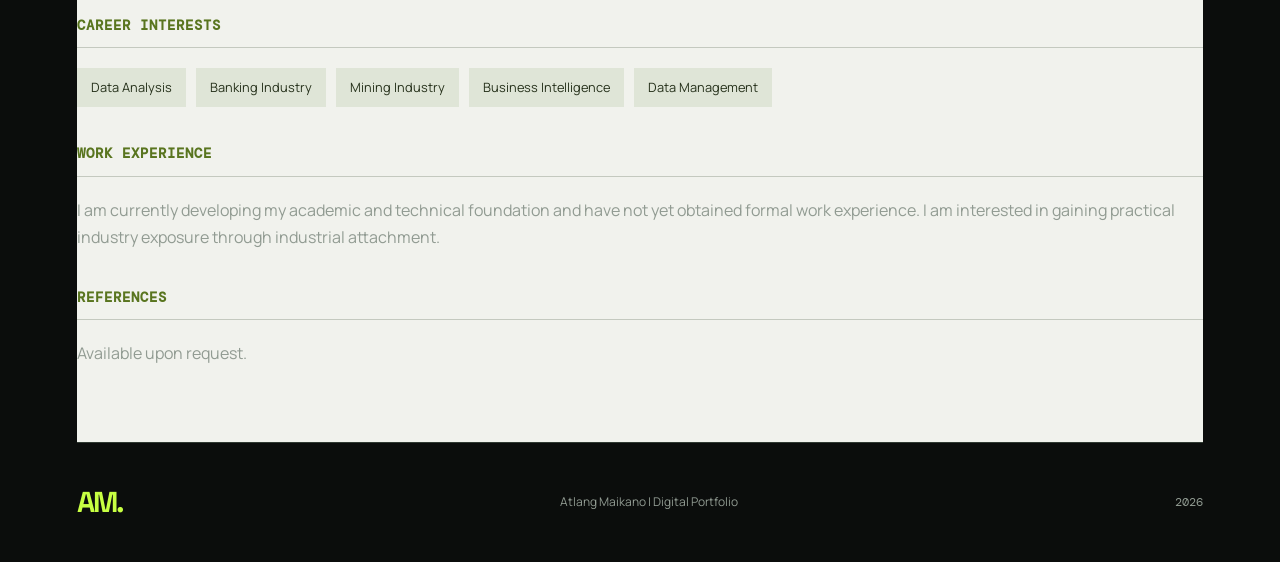
<file: cv.html>
<!DOCTYPE html>
<html lang="en">
<head>
    <meta charset="UTF-8">
    <meta name="viewport" content="width=device-width, initial-scale=1.0">
    <title>Curriculum Vitae | Atlang Maikano</title>
    <link rel="stylesheet" href="style.css">

    <link rel="preconnect" href="https://fonts.googleapis.com">
    <link rel="preconnect" href="https://fonts.gstatic.com" crossorigin>
    <link href="https://fonts.googleapis.com/css2?family=DM+Sans:wght@400;500;600;700;800&family=Space+Mono:wght@400;700&display=swap" rel="stylesheet">
</head>

<body>

<header class="site-header">
    <nav class="navbar">
        <a href="index.html" class="logo">AM<span>.</span></a>

        <div class="nav-links">
            <a href="index.html">Home</a>
            <a href="about.html">About</a>
            <a href="cv.html" class="active">CV</a>
            <a href="academic-journey.html">Academics</a>
            <a href="group-work.html">Group Work</a>
            <a href="skills-projects.html">Skills</a>
            <a href="career-aspirations.html">Career</a>
            <a href="application-letter.html">Application</a>
            <a href="email-template.html">Email</a>
        </div>
    </nav>
</header>

<main>

    <section class="subpage-hero">
        <p class="section-label">PROFESSIONAL PROFILE / 02</p>
        <h1>Curriculum <span>Vitae.</span></h1>
        <p>
            My academic background, abilities and professional direction.
        </p>

        <button class="btn-primary" onclick="window.print()">
            Print / Save CV as PDF
        </button>
    </section>

    <section class="cv-container">

        <div class="cv-heading">
            <div>
                <p class="section-label">CURRICULUM VITAE</p>
                <h2>ATLANG MAIKANO</h2>
                <p class="cv-profession">Aspiring Data Analyst</p>
            </div>

            <div class="cv-contact">
                <p>+267 75612606</p>
                <p>atlangmaikano632@gmail.com</p>
                <p>Botswana</p>
            </div>
        </div>

        <div class="cv-divider"></div>

        <section class="cv-section">
            <h3>PROFESSIONAL PROFILE</h3>
            <p>
                A first-year Business Intelligence and Data Analytics
                student with an interest in numerical analysis, database
                creation and working with data. Possesses skills in
                Microsoft Excel calculations and database development.
                Motivated to strengthen technical knowledge and gain
                practical exposure in data analytics, particularly
                within the banking and mining industries.
            </p>
        </section>

        <section class="cv-section">
            <h3>EDUCATION</h3>

            <div class="cv-entry">
                <div>
                    <h4>Business Intelligence and Data Analytics</h4>
                    <p class="cv-muted">Botswana School of Business Science</p>
                </div>
                <span class="cv-date">First Year</span>
            </div>
        </section>

        <section class="cv-section">
            <h3>TECHNICAL SKILLS</h3>

            <div class="cv-skill-list">
                <div class="cv-skill-item">
                    <span>01</span>
                    <div>
                        <h4>Database Creation</h4>
                        <p>
                            Ability to create databases and organise
                            information into structured formats.
                        </p>
                    </div>
                </div>

                <div class="cv-skill-item">
                    <span>02</span>
                    <div>
                        <h4>Microsoft Excel</h4>
                        <p>
                            Performing calculations and working with
                            numerical information using Excel.
                        </p>
                    </div>
                </div>

                <div class="cv-skill-item">
                    <span>03</span>
                    <div>
                        <h4>Numerical and Analytical Interest</h4>
                        <p>
                            Enjoyment of working with numbers and
                            developing an understanding of data analysis.
                        </p>
                    </div>
                </div>
            </div>
        </section>

        <section class="cv-section">
            <h3>ACHIEVEMENTS</h3>

            <div class="cv-entry">
                <div>
                    <h4>Best in Mathematics</h4>
                    <p class="cv-muted">
                        Junior Secondary School
                    </p>
                    <p>
                        Awarded a certificate in recognition of
                        outstanding performance in Mathematics.
                    </p>
                </div>
            </div>
        </section>

        <section class="cv-section">
            <h3>CAREER INTERESTS</h3>
            <div class="cv-interest-tags">
                <span>Data Analysis</span>
                <span>Banking Industry</span>
                <span>Mining Industry</span>
                <span>Business Intelligence</span>
                <span>Data Management</span>
            </div>
        </section>

        <section class="cv-section">
            <h3>WORK EXPERIENCE</h3>
            <p>
                I am currently developing my academic and technical
                foundation and have not yet obtained formal work experience.
                I am interested in gaining practical industry exposure
                through industrial attachment.
            </p>
        </section>

        <section class="cv-section">
            <h3>REFERENCES</h3>
            <p>Available upon request.</p>
        </section>

    </section>

</main>

<footer class="site-footer">
    <a href="index.html" class="footer-logo">AM.</a>
    <p>Atlang Maikano | Digital Portfolio</p>
    <p class="footer-year">2026</p>
</footer>

</body>
</html>
</file>
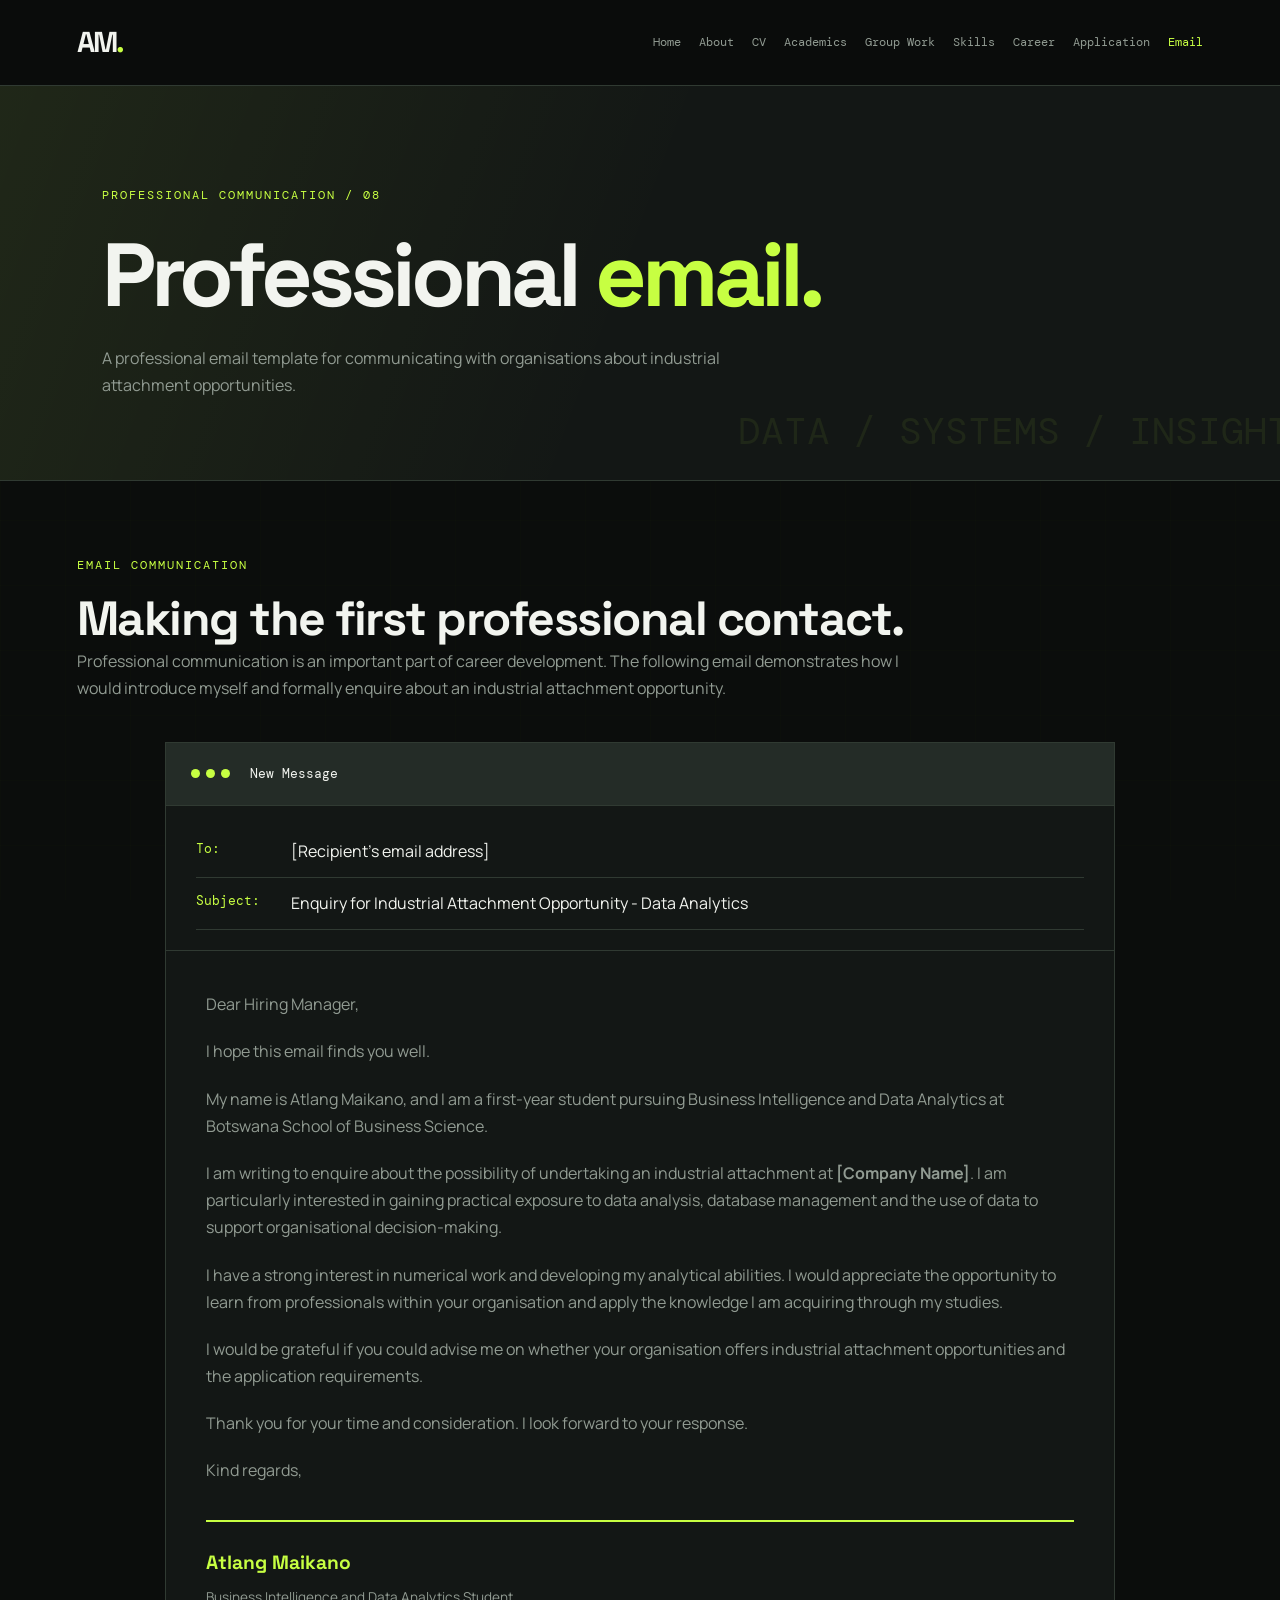
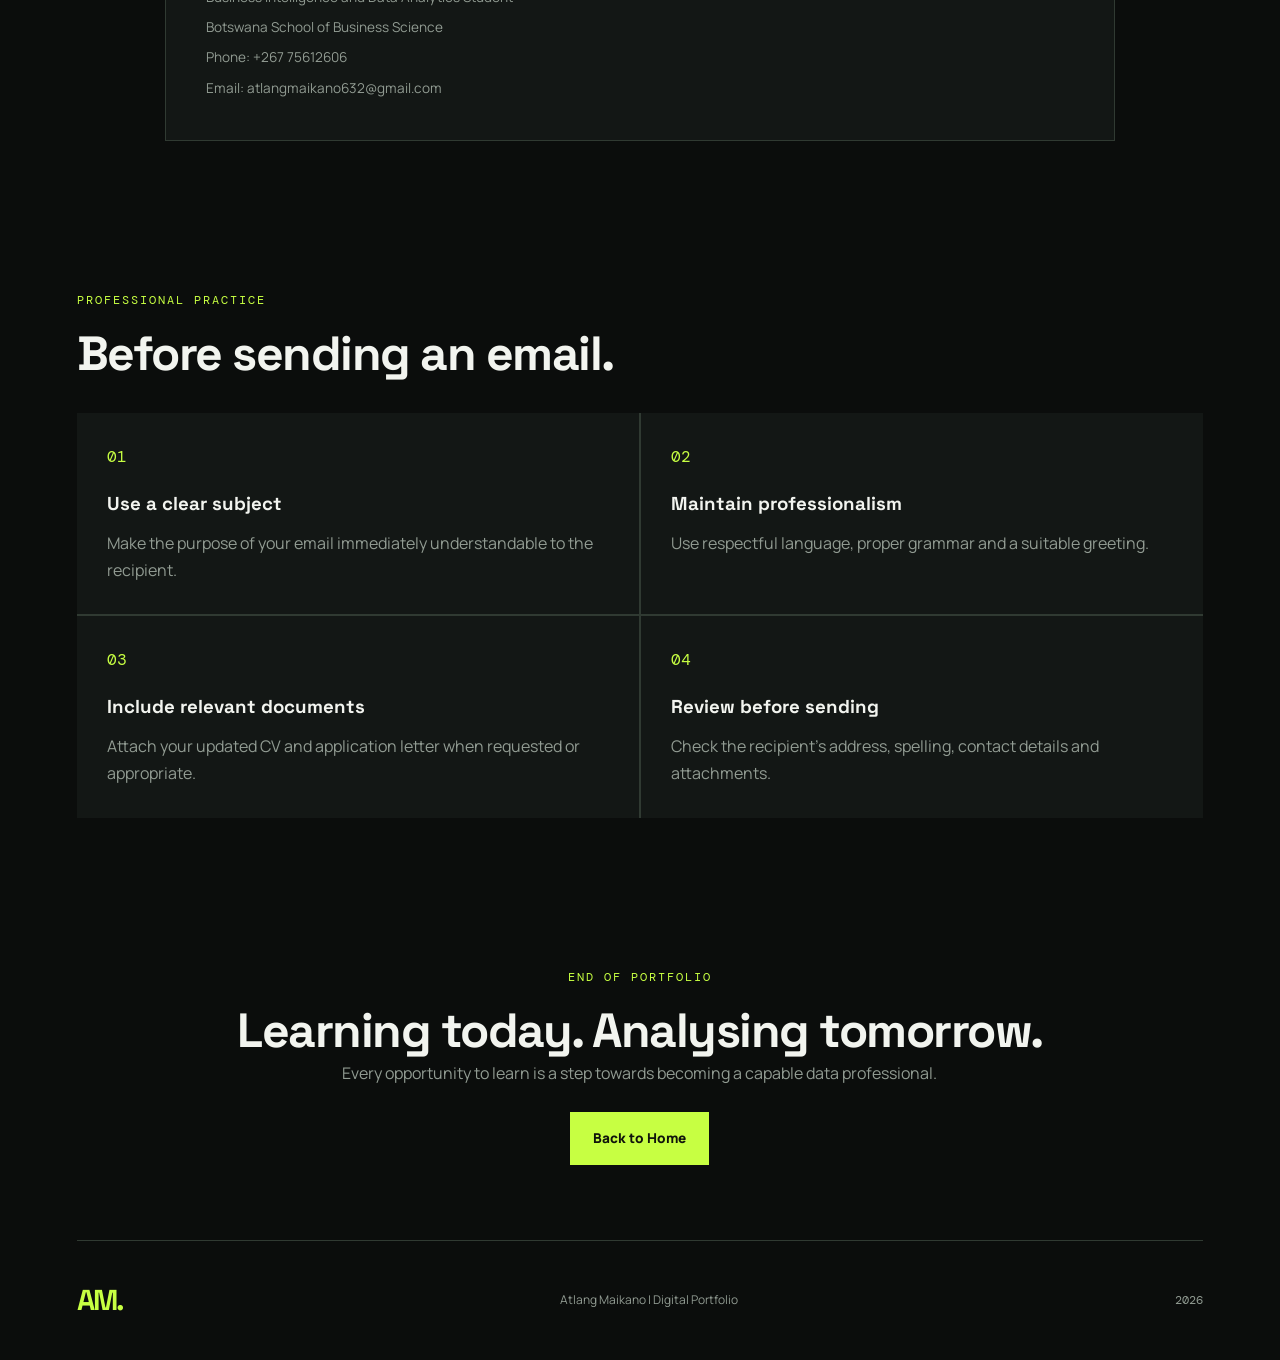
<file: email-template.html>
<!DOCTYPE html>
<html lang="en">
<head>
    <meta charset="UTF-8">
    <meta name="viewport" content="width=device-width, initial-scale=1.0">
    <title>Professional Email | Atlang Maikano</title>
    <link rel="stylesheet" href="style.css">

    <link rel="preconnect" href="https://fonts.googleapis.com">
    <link rel="preconnect" href="https://fonts.gstatic.com" crossorigin>
    <link href="https://fonts.googleapis.com/css2?family=DM+Sans:wght@400;500;600;700;800&family=Space+Mono:wght@400;700&display=swap" rel="stylesheet">
</head>

<body>

<header class="site-header">
    <nav class="navbar">
        <a href="index.html" class="logo">AM<span>.</span></a>

        <div class="nav-links">
            <a href="index.html">Home</a>
            <a href="about.html">About</a>
            <a href="cv.html">CV</a>
            <a href="academic-journey.html">Academics</a>
            <a href="group-work.html">Group Work</a>
            <a href="skills-projects.html">Skills</a>
            <a href="career-aspirations.html">Career</a>
            <a href="application-letter.html">Application</a>
            <a href="email-template.html" class="active">Email</a>
        </div>
    </nav>
</header>

<main>

    <section class="subpage-hero">
        <p class="section-label">PROFESSIONAL COMMUNICATION / 08</p>
        <h1>Professional <span>email.</span></h1>
        <p>
            A professional email template for communicating
            with organisations about industrial attachment opportunities.
        </p>
    </section>

    <section class="email-section">

        <div class="email-introduction">
            <p class="section-label">EMAIL COMMUNICATION</p>
            <h2>Making the first professional contact.</h2>

            <p>
                Professional communication is an important part of
                career development. The following email demonstrates
                how I would introduce myself and formally enquire
                about an industrial attachment opportunity.
            </p>
        </div>

        <div class="email-window">

            <div class="email-window-header">
                <div class="email-window-dots">
                    <span></span>
                    <span></span>
                    <span></span>
                </div>

                <p>New Message</p>
            </div>

            <div class="email-fields">

                <div class="email-field">
                    <span>To:</span>
                    <p>[Recipient's email address]</p>
                </div>

                <div class="email-field">
                    <span>Subject:</span>
                    <p>Enquiry for Industrial Attachment Opportunity - Data Analytics</p>
                </div>

            </div>

            <div class="email-body">

                <p>Dear Hiring Manager,</p>

                <p>
                    I hope this email finds you well.
                </p>

                <p>
                    My name is Atlang Maikano, and I am a first-year
                    student pursuing Business Intelligence and Data
                    Analytics at Botswana School of Business Science.
                </p>

                <p>
                    I am writing to enquire about the possibility of
                    undertaking an industrial attachment at
                    <strong>[Company Name]</strong>. I am particularly
                    interested in gaining practical exposure to data
                    analysis, database management and the use of data
                    to support organisational decision-making.
                </p>

                <p>
                    I have a strong interest in numerical work and
                    developing my analytical abilities. I would
                    appreciate the opportunity to learn from
                    professionals within your organisation and apply
                    the knowledge I am acquiring through my studies.
                </p>

                <p>
                    I would be grateful if you could advise me on
                    whether your organisation offers industrial
                    attachment opportunities and the application
                    requirements.
                </p>

                <p>
                    Thank you for your time and consideration.
                    I look forward to your response.
                </p>

                <p>Kind regards,</p>

                <div class="email-signature">
                    <strong>Atlang Maikano</strong>
                    <span>Business Intelligence and Data Analytics Student</span>
                    <span>Botswana School of Business Science</span>
                    <span>Phone: +267 75612606</span>
                    <span>Email: atlangmaikano632@gmail.com</span>
                </div>

            </div>

        </div>

    </section>

    <section class="email-guidelines">

        <p class="section-label">PROFESSIONAL PRACTICE</p>
        <h2>Before sending an email.</h2>

        <div class="email-guidelines-grid">

            <div class="email-guideline-card">
                <span>01</span>
                <h3>Use a clear subject</h3>
                <p>
                    Make the purpose of your email immediately
                    understandable to the recipient.
                </p>
            </div>

            <div class="email-guideline-card">
                <span>02</span>
                <h3>Maintain professionalism</h3>
                <p>
                    Use respectful language, proper grammar and
                    a suitable greeting.
                </p>
            </div>

            <div class="email-guideline-card">
                <span>03</span>
                <h3>Include relevant documents</h3>
                <p>
                    Attach your updated CV and application letter
                    when requested or appropriate.
                </p>
            </div>

            <div class="email-guideline-card">
                <span>04</span>
                <h3>Review before sending</h3>
                <p>
                    Check the recipient's address, spelling,
                    contact details and attachments.
                </p>
            </div>

        </div>

    </section>

    <section class="email-closing">
        <p class="section-label">END OF PORTFOLIO</p>
        <h2>Learning today. Analysing tomorrow.</h2>
        <p>
            Every opportunity to learn is a step towards becoming
            a capable data professional.
        </p>

        <a href="index.html" class="btn-primary">Back to Home</a>
    </section>

</main>

<footer class="site-footer">
    <a href="index.html" class="footer-logo">AM.</a>
    <p>Atlang Maikano | Digital Portfolio</p>
    <p class="footer-year">2026</p>
</footer>

</body>
</html>
</file>
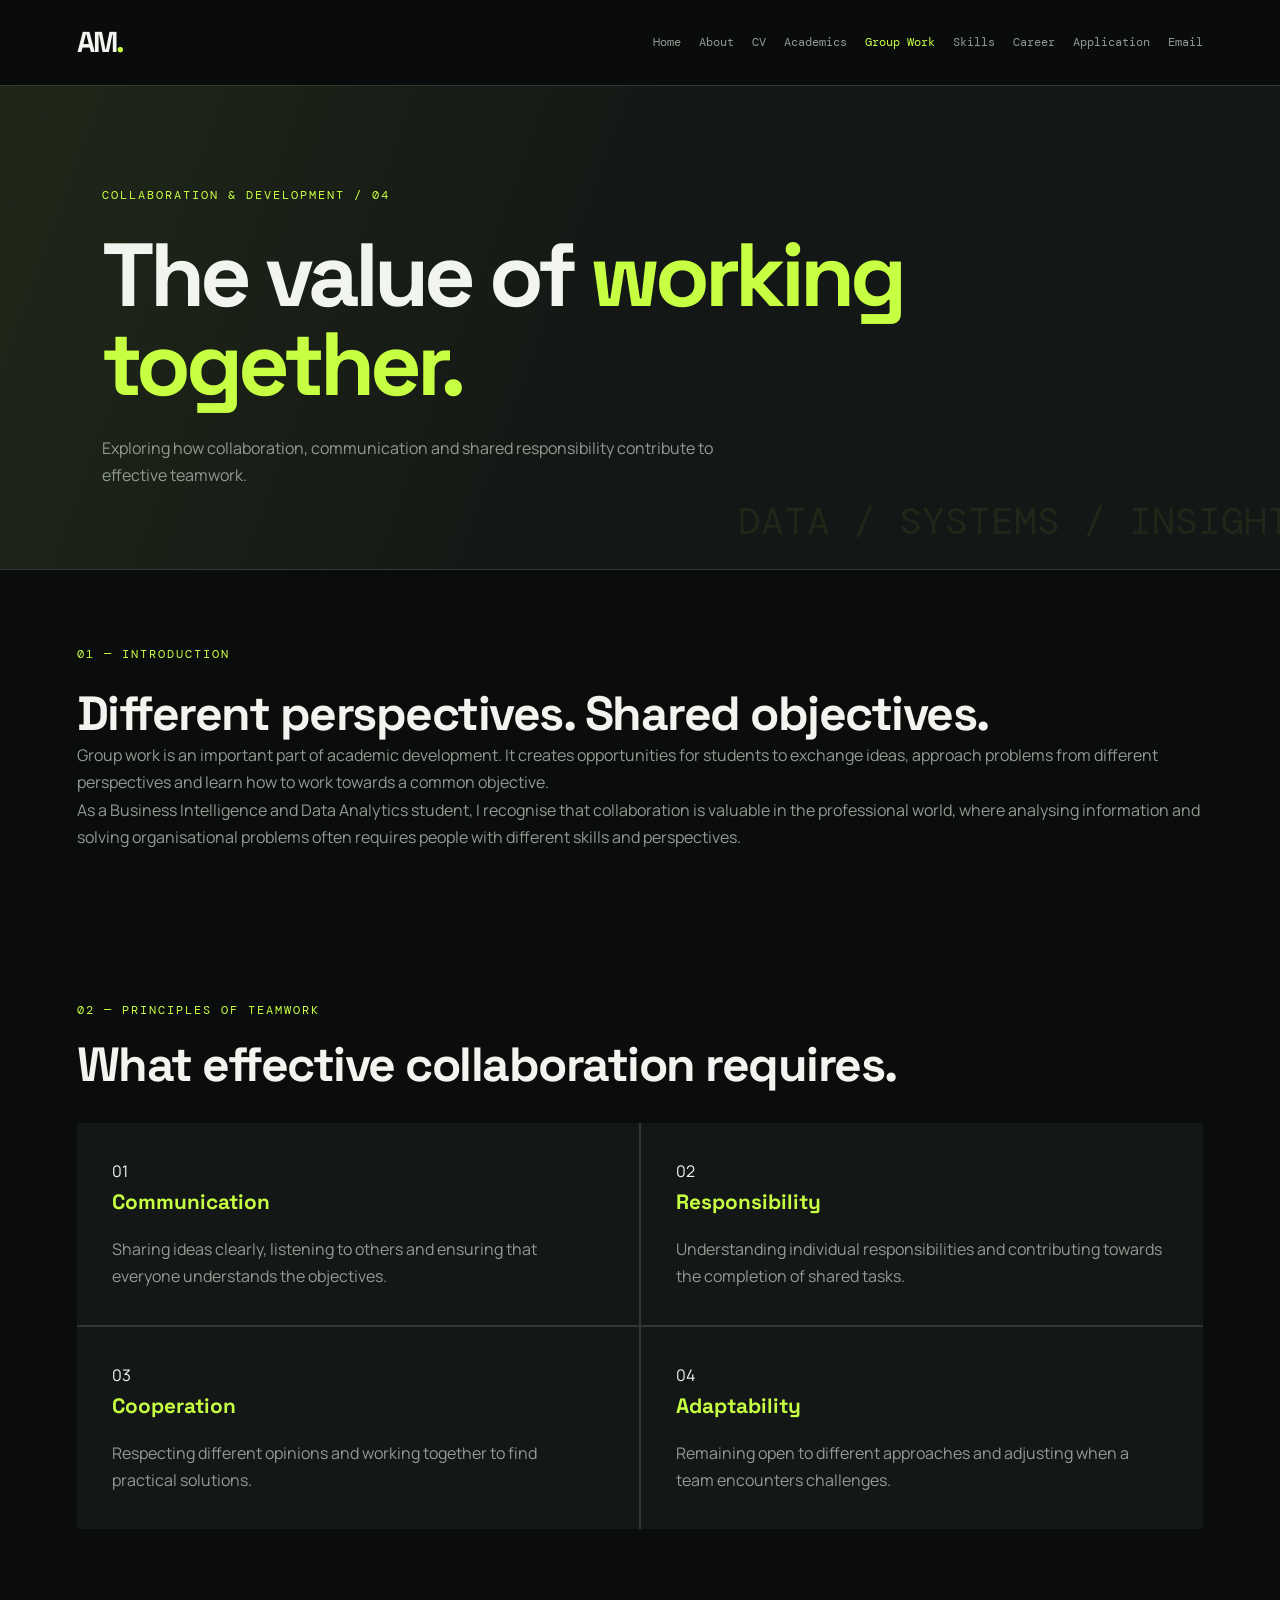
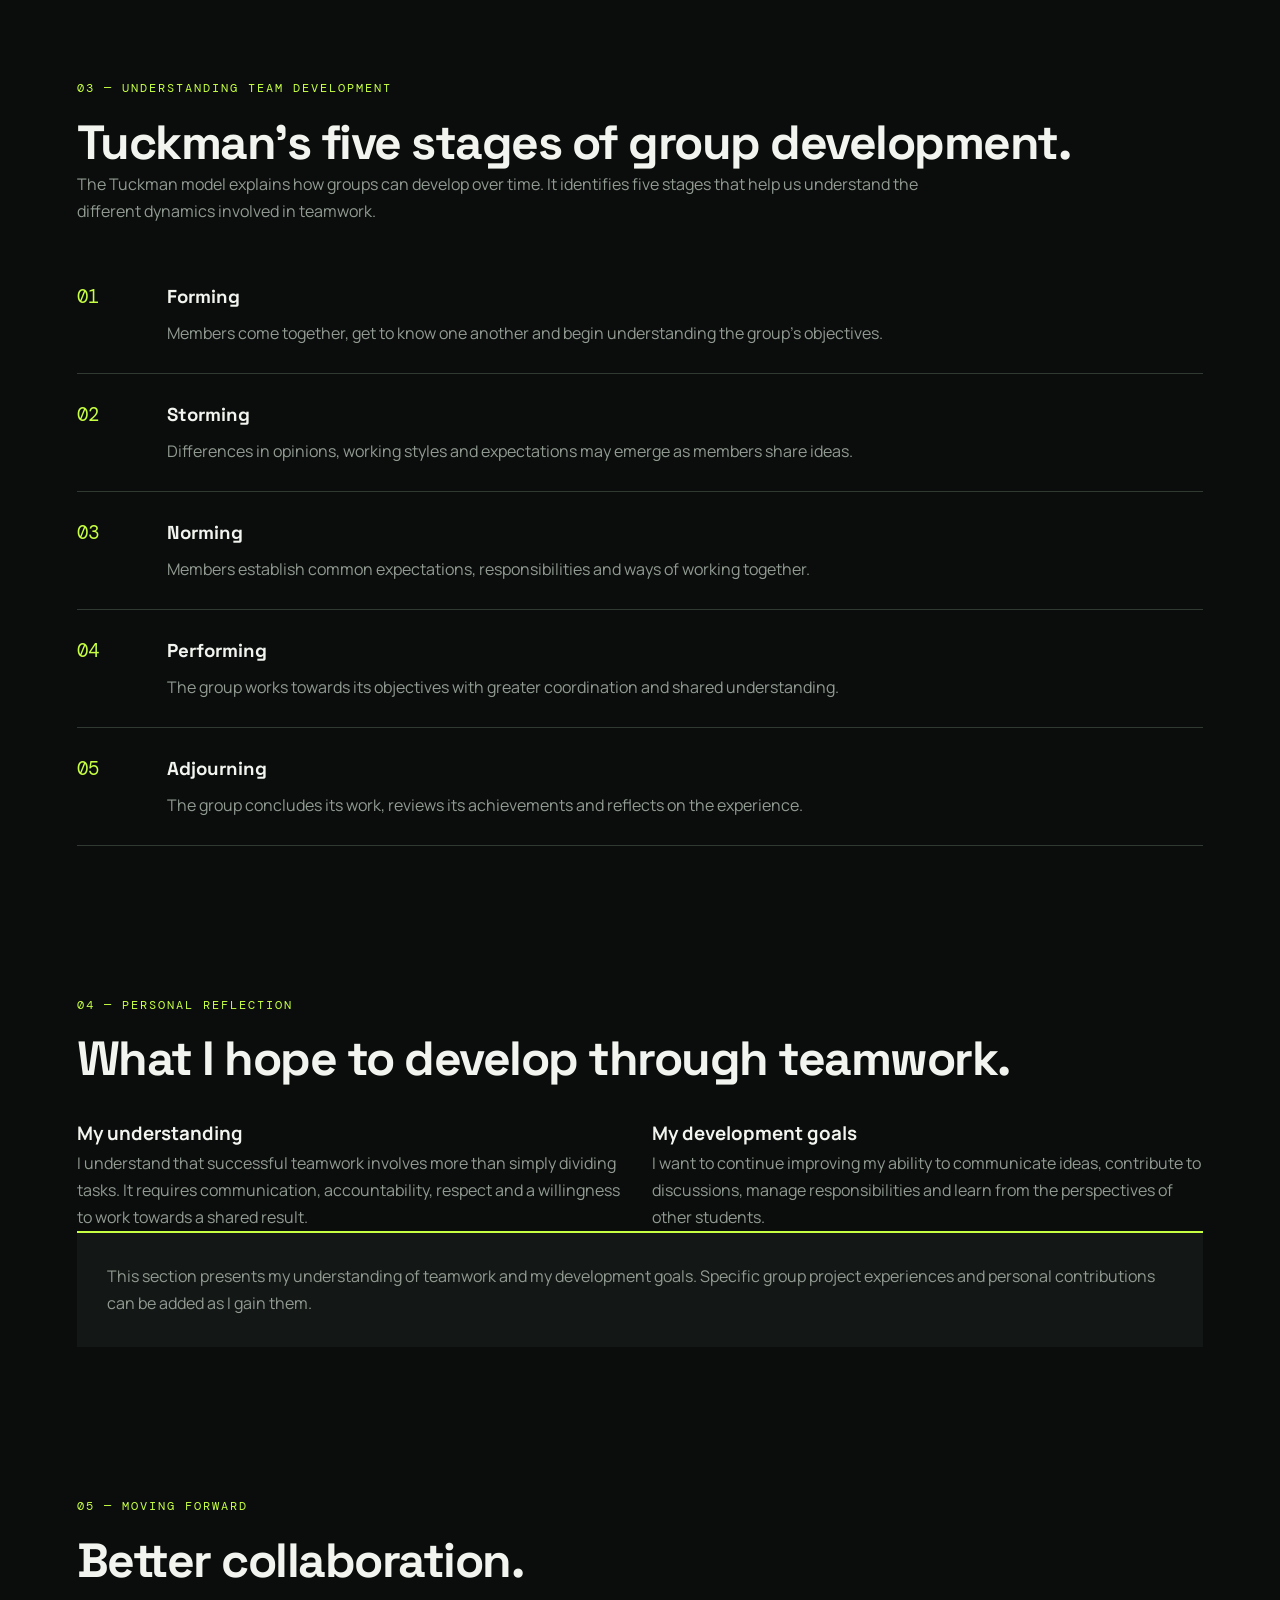
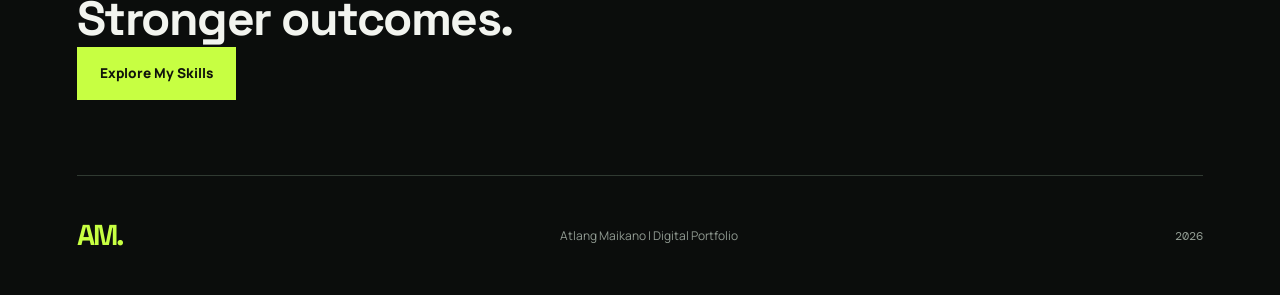
<file: group-work.html>
<!DOCTYPE html>
<html lang="en">
<head>
    <meta charset="UTF-8">
    <meta name="viewport" content="width=device-width, initial-scale=1.0">
    <title>Group Work Experience | Atlang Maikano</title>
    <link rel="stylesheet" href="style.css">

    <link rel="preconnect" href="https://fonts.googleapis.com">
    <link rel="preconnect" href="https://fonts.gstatic.com" crossorigin>
    <link href="https://fonts.googleapis.com/css2?family=DM+Sans:wght@400;500;600;700;800&family=Space+Mono:wght@400;700&display=swap" rel="stylesheet">
</head>

<body>

<header class="site-header">
    <nav class="navbar">
        <a href="index.html" class="logo">AM<span>.</span></a>

        <div class="nav-links">
            <a href="index.html">Home</a>
            <a href="about.html">About</a>
            <a href="cv.html">CV</a>
            <a href="academic-journey.html">Academics</a>
            <a href="group-work.html" class="active">Group Work</a>
            <a href="skills-projects.html">Skills</a>
            <a href="career-aspirations.html">Career</a>
            <a href="application-letter.html">Application</a>
            <a href="email-template.html">Email</a>
        </div>
    </nav>
</header>

<main>

    <section class="subpage-hero">
        <p class="section-label">COLLABORATION & DEVELOPMENT / 04</p>
        <h1>The value of <span>working together.</span></h1>
        <p>
            Exploring how collaboration, communication and shared
            responsibility contribute to effective teamwork.
        </p>
    </section>

    <section class="group-introduction">

        <div class="section-label">01 — INTRODUCTION</div>

        <div class="group-intro-content">
            <h2>Different perspectives. <span>Shared objectives.</span></h2>

            <p>
                Group work is an important part of academic development.
                It creates opportunities for students to exchange ideas,
                approach problems from different perspectives and learn
                how to work towards a common objective.
            </p>

            <p>
                As a Business Intelligence and Data Analytics student,
                I recognise that collaboration is valuable in the
                professional world, where analysing information and
                solving organisational problems often requires people
                with different skills and perspectives.
            </p>
        </div>

    </section>

    <section class="teamwork-principles">

        <div class="section-label">02 — PRINCIPLES OF TEAMWORK</div>
        <h2>What effective collaboration requires.</h2>

        <div class="teamwork-grid">

            <article class="teamwork-card">
                <span>01</span>
                <h3>Communication</h3>
                <p>
                    Sharing ideas clearly, listening to others and
                    ensuring that everyone understands the objectives.
                </p>
            </article>

            <article class="teamwork-card">
                <span>02</span>
                <h3>Responsibility</h3>
                <p>
                    Understanding individual responsibilities and
                    contributing towards the completion of shared tasks.
                </p>
            </article>

            <article class="teamwork-card">
                <span>03</span>
                <h3>Cooperation</h3>
                <p>
                    Respecting different opinions and working together
                    to find practical solutions.
                </p>
            </article>

            <article class="teamwork-card">
                <span>04</span>
                <h3>Adaptability</h3>
                <p>
                    Remaining open to different approaches and adjusting
                    when a team encounters challenges.
                </p>
            </article>

        </div>

    </section>

    <section class="group-theory">

        <div class="section-label">03 — UNDERSTANDING TEAM DEVELOPMENT</div>

        <h2>Tuckman's five stages of group development.</h2>

        <p class="theory-intro">
            The Tuckman model explains how groups can develop over time.
            It identifies five stages that help us understand the
            different dynamics involved in teamwork.
        </p>

        <div class="team-stage-list">

            <article class="team-stage">
                <span class="stage-number">01</span>
                <div>
                    <h3>Forming</h3>
                    <p>
                        Members come together, get to know one another
                        and begin understanding the group's objectives.
                    </p>
                </div>
            </article>

            <article class="team-stage">
                <span class="stage-number">02</span>
                <div>
                    <h3>Storming</h3>
                    <p>
                        Differences in opinions, working styles and
                        expectations may emerge as members share ideas.
                    </p>
                </div>
            </article>

            <article class="team-stage">
                <span class="stage-number">03</span>
                <div>
                    <h3>Norming</h3>
                    <p>
                        Members establish common expectations,
                        responsibilities and ways of working together.
                    </p>
                </div>
            </article>

            <article class="team-stage">
                <span class="stage-number">04</span>
                <div>
                    <h3>Performing</h3>
                    <p>
                        The group works towards its objectives with
                        greater coordination and shared understanding.
                    </p>
                </div>
            </article>

            <article class="team-stage">
                <span class="stage-number">05</span>
                <div>
                    <h3>Adjourning</h3>
                    <p>
                        The group concludes its work, reviews its
                        achievements and reflects on the experience.
                    </p>
                </div>
            </article>

        </div>

    </section>

    <section class="group-reflection">

        <div class="section-label">04 — PERSONAL REFLECTION</div>

        <h2>What I hope to develop through teamwork.</h2>

        <div class="reflection-columns">

            <div>
                <h3>My understanding</h3>
                <p>
                    I understand that successful teamwork involves more
                    than simply dividing tasks. It requires communication,
                    accountability, respect and a willingness to work
                    towards a shared result.
                </p>
            </div>

            <div>
                <h3>My development goals</h3>
                <p>
                    I want to continue improving my ability to communicate
                    ideas, contribute to discussions, manage responsibilities
                    and learn from the perspectives of other students.
                </p>
            </div>

        </div>

        <p class="reflection-note">
            This section presents my understanding of teamwork and my
            development goals. Specific group project experiences and
            personal contributions can be added as I gain them.
        </p>

    </section>

    <section class="group-closing">

        <p class="section-label">05 — MOVING FORWARD</p>

        <h2>
            Better collaboration.<br>
            Stronger outcomes.
        </h2>

        <a href="skills-projects.html" class="btn-primary">
            Explore My Skills
        </a>

    </section>

</main>

<footer class="site-footer">
    <a href="index.html" class="footer-logo">AM.</a>
    <p>Atlang Maikano | Digital Portfolio</p>
    <p class="footer-year">2026</p>
</footer>

</body>
</html>
</file>
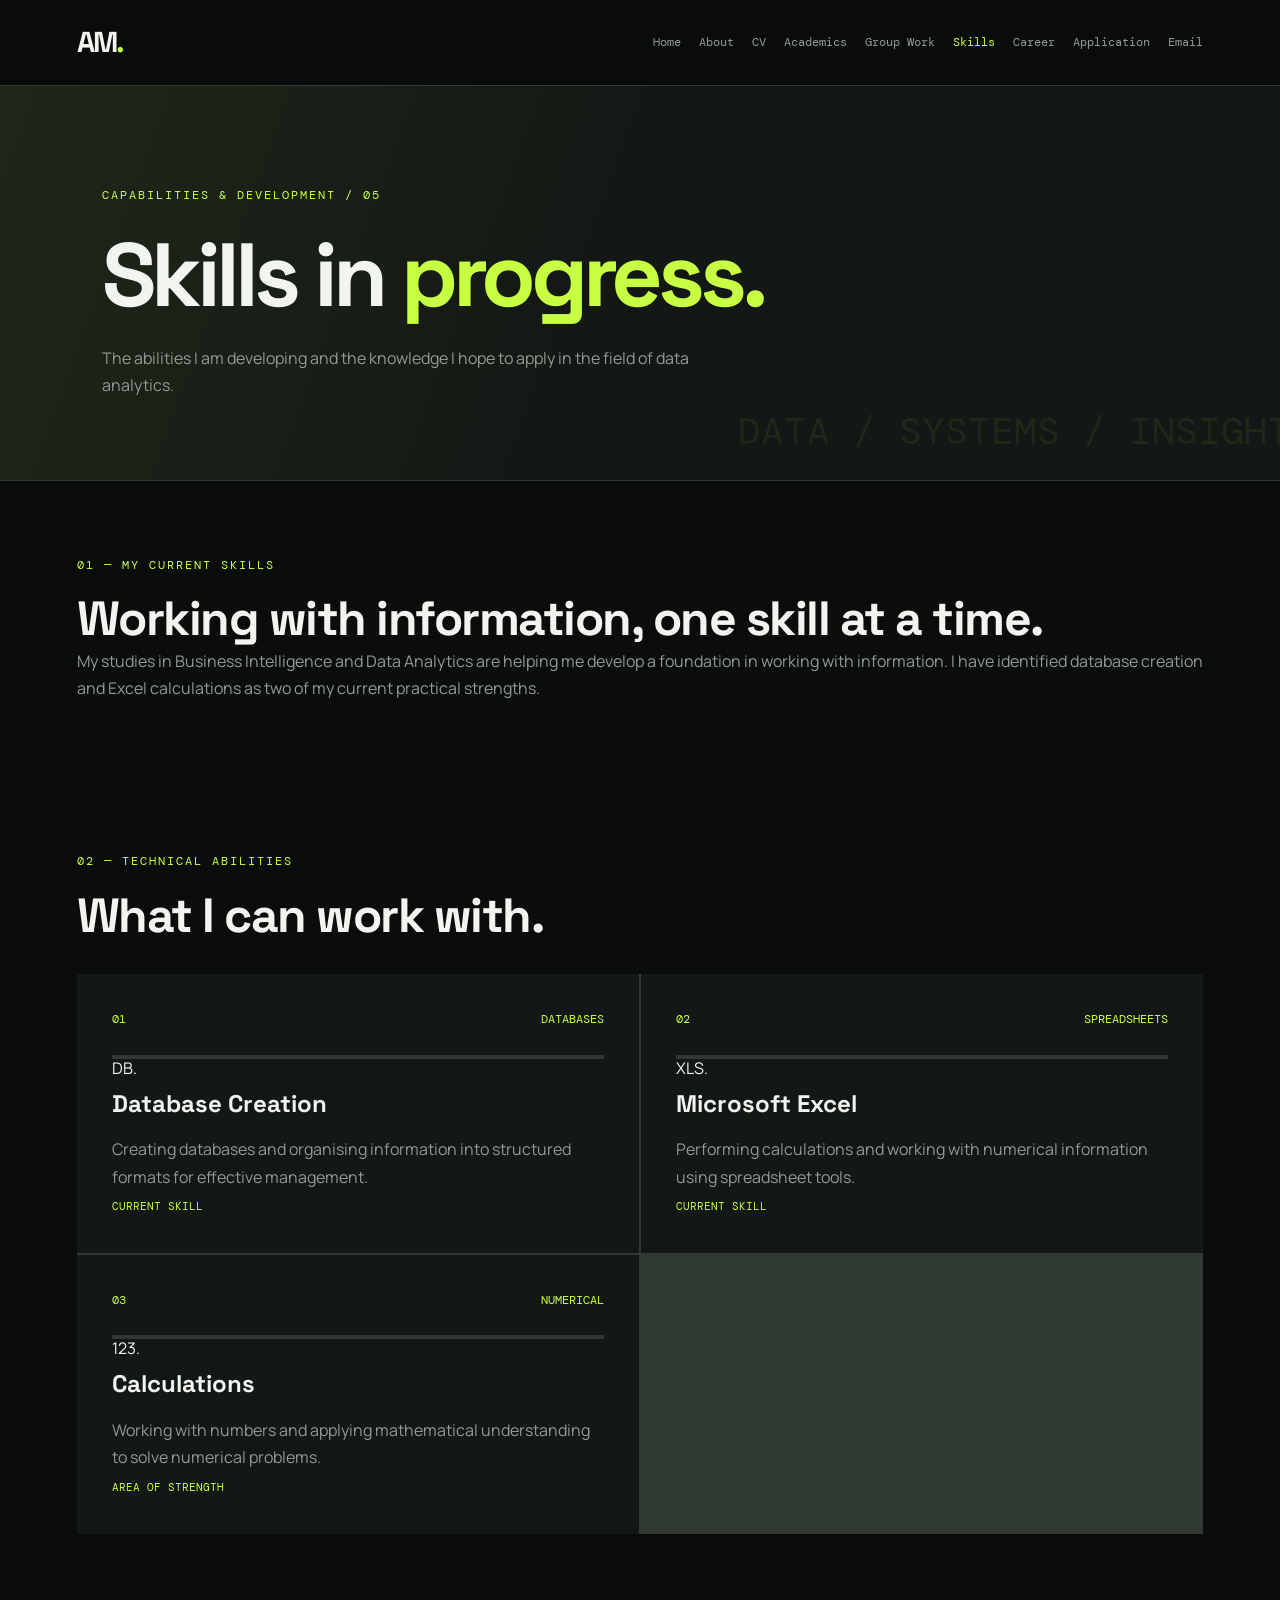
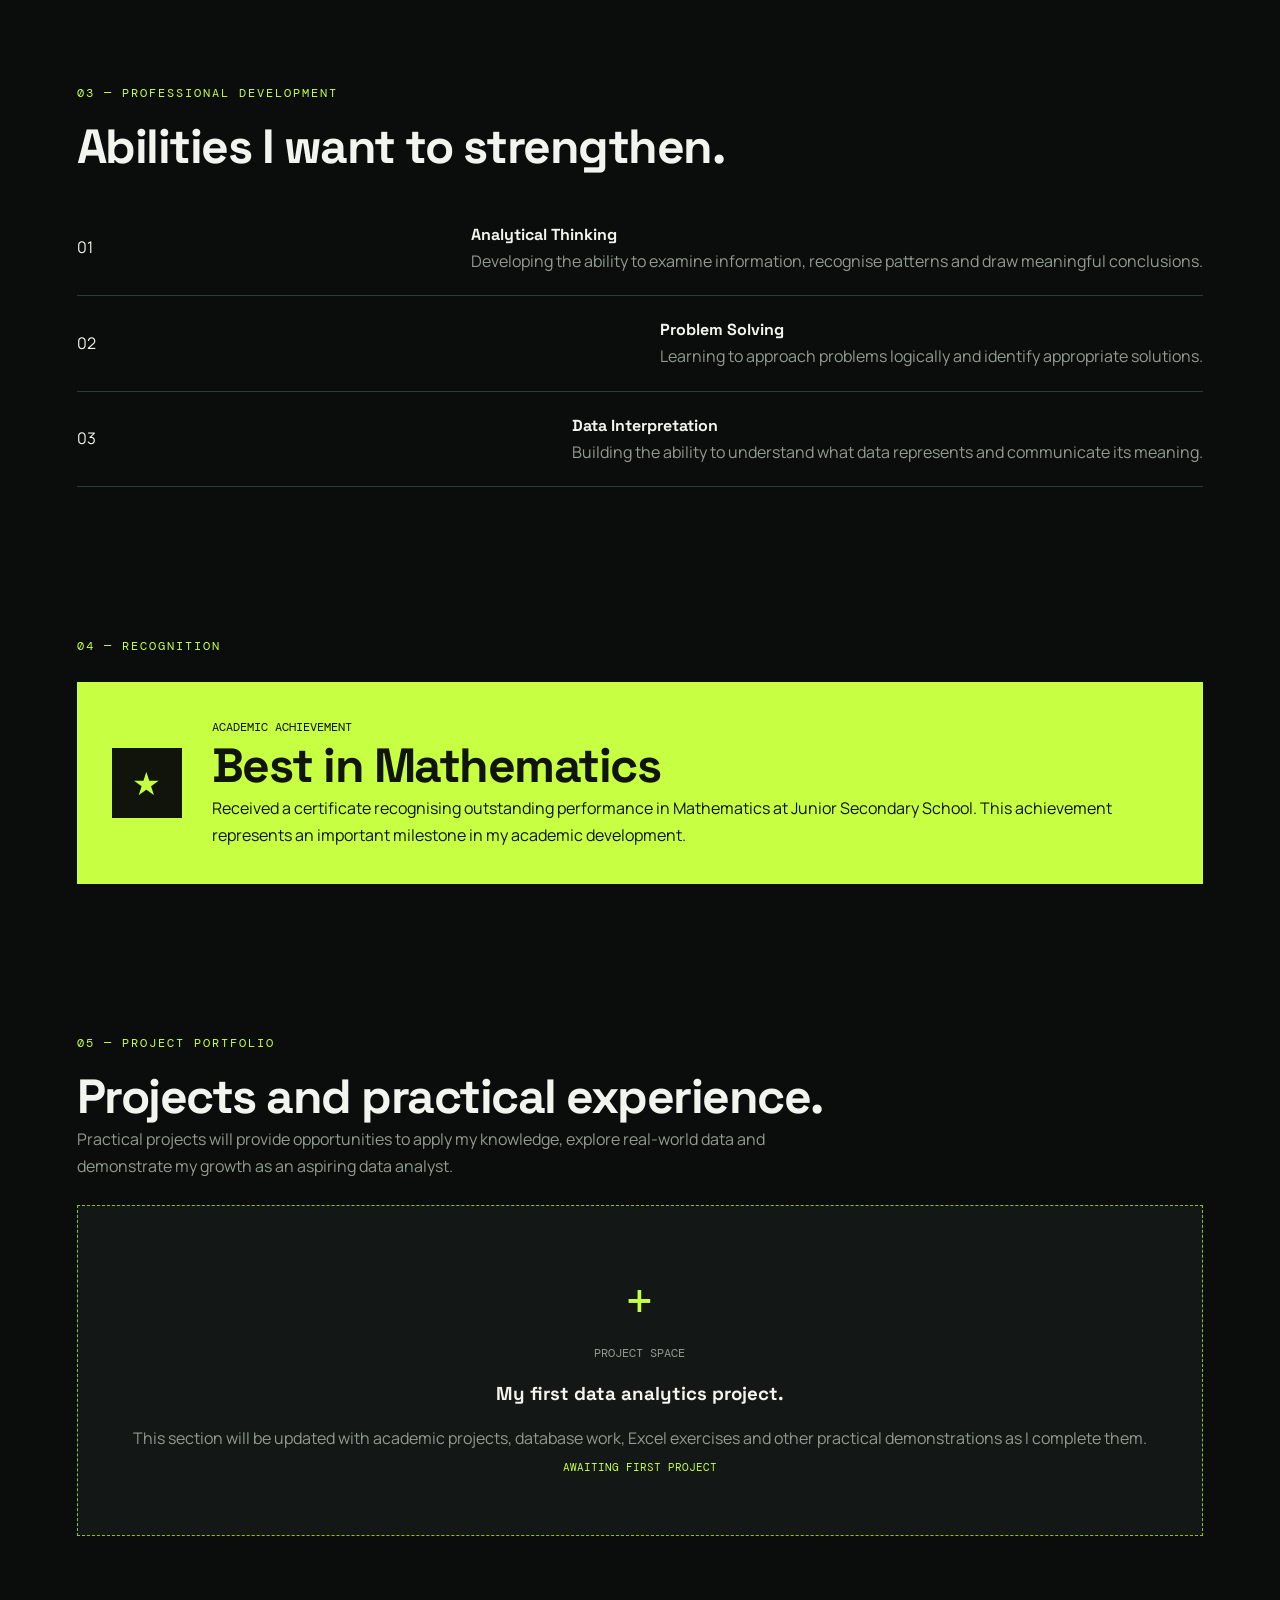
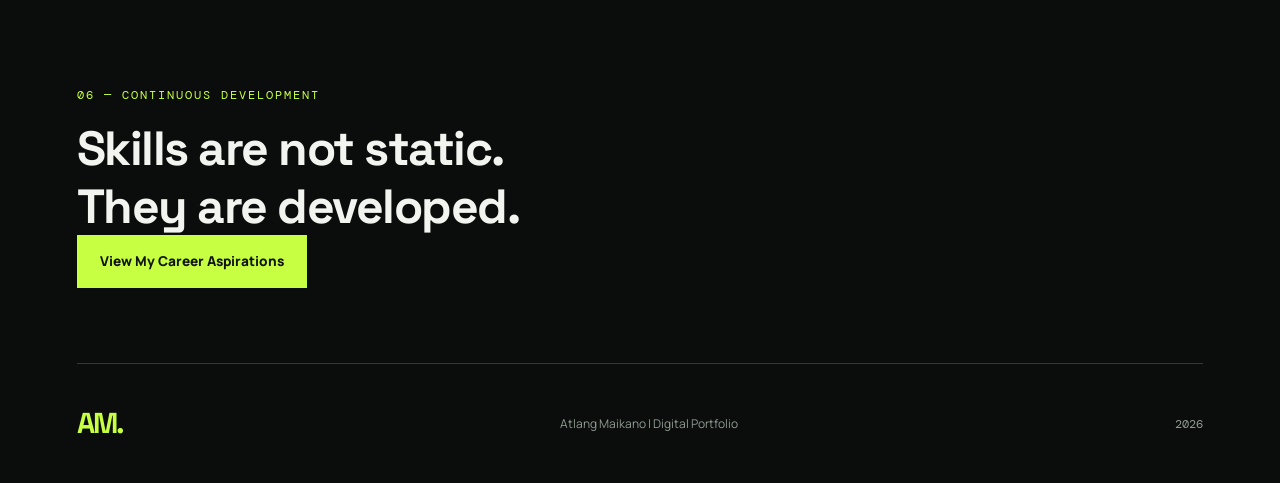
<file: skills-projects.html>
<!DOCTYPE html>
<html lang="en">
<head>
    <meta charset="UTF-8">
    <meta name="viewport" content="width=device-width, initial-scale=1.0">
    <title>Skills & Projects | Atlang Maikano</title>
    <link rel="stylesheet" href="style.css">

    <link rel="preconnect" href="https://fonts.googleapis.com">
    <link rel="preconnect" href="https://fonts.gstatic.com" crossorigin>
    <link href="https://fonts.googleapis.com/css2?family=DM+Sans:wght@400;500;600;700;800&family=Space+Mono:wght@400;700&display=swap" rel="stylesheet">
</head>

<body>

<header class="site-header">
    <nav class="navbar">
        <a href="index.html" class="logo">AM<span>.</span></a>

        <div class="nav-links">
            <a href="index.html">Home</a>
            <a href="about.html">About</a>
            <a href="cv.html">CV</a>
            <a href="academic-journey.html">Academics</a>
            <a href="group-work.html">Group Work</a>
            <a href="skills-projects.html" class="active">Skills</a>
            <a href="career-aspirations.html">Career</a>
            <a href="application-letter.html">Application</a>
            <a href="email-template.html">Email</a>
        </div>
    </nav>
</header>

<main>

    <section class="subpage-hero">
        <p class="section-label">CAPABILITIES & DEVELOPMENT / 05</p>
        <h1>Skills in <span>progress.</span></h1>
        <p>
            The abilities I am developing and the knowledge I hope
            to apply in the field of data analytics.
        </p>
    </section>

    <section class="skills-introduction">

        <div class="section-label">01 — MY CURRENT SKILLS</div>

        <h2>Working with information, <span>one skill at a time.</span></h2>

        <p>
            My studies in Business Intelligence and Data Analytics are
            helping me develop a foundation in working with information.
            I have identified database creation and Excel calculations
            as two of my current practical strengths.
        </p>

    </section>

    <section class="technical-skills">

        <div class="section-label">02 — TECHNICAL ABILITIES</div>
        <h2>What I can work with.</h2>

        <div class="technical-skill-grid">

            <article class="technical-skill-card">
                <div class="skill-card-top">
                    <span class="skill-number">01</span>
                    <span class="skill-category">DATABASES</span>
                </div>

                <div class="skill-visual">DB.</div>

                <h3>Database Creation</h3>

                <p>
                    Creating databases and organising information
                    into structured formats for effective management.
                </p>

                <span class="skill-status">CURRENT SKILL</span>
            </article>

            <article class="technical-skill-card">
                <div class="skill-card-top">
                    <span class="skill-number">02</span>
                    <span class="skill-category">SPREADSHEETS</span>
                </div>

                <div class="skill-visual">XLS.</div>

                <h3>Microsoft Excel</h3>

                <p>
                    Performing calculations and working with
                    numerical information using spreadsheet tools.
                </p>

                <span class="skill-status">CURRENT SKILL</span>
            </article>

            <article class="technical-skill-card">
                <div class="skill-card-top">
                    <span class="skill-number">03</span>
                    <span class="skill-category">NUMERICAL</span>
                </div>

                <div class="skill-visual">123.</div>

                <h3>Calculations</h3>

                <p>
                    Working with numbers and applying mathematical
                    understanding to solve numerical problems.
                </p>

                <span class="skill-status">AREA OF STRENGTH</span>
            </article>

        </div>

    </section>

    <section class="professional-strengths">

        <div class="section-label">03 — PROFESSIONAL DEVELOPMENT</div>

        <h2>Abilities I want to strengthen.</h2>

        <div class="strength-list">

            <div class="strength-row">
                <span>01</span>
                <div>
                    <h3>Analytical Thinking</h3>
                    <p>
                        Developing the ability to examine information,
                        recognise patterns and draw meaningful conclusions.
                    </p>
                </div>
            </div>

            <div class="strength-row">
                <span>02</span>
                <div>
                    <h3>Problem Solving</h3>
                    <p>
                        Learning to approach problems logically and
                        identify appropriate solutions.
                    </p>
                </div>
            </div>

            <div class="strength-row">
                <span>03</span>
                <div>
                    <h3>Data Interpretation</h3>
                    <p>
                        Building the ability to understand what data
                        represents and communicate its meaning.
                    </p>
                </div>
            </div>

        </div>

    </section>

    <section class="skills-achievements">

        <div class="section-label">04 — RECOGNITION</div>

        <div class="achievement-panel">
            <div class="achievement-icon">★</div>

            <div>
                <p class="card-label">ACADEMIC ACHIEVEMENT</p>
                <h2>Best in Mathematics</h2>

                <p>
                    Received a certificate recognising outstanding
                    performance in Mathematics at Junior Secondary School.
                    This achievement represents an important milestone
                    in my academic development.
                </p>
            </div>
        </div>

    </section>

    <section class="projects-section">

        <div class="section-label">05 — PROJECT PORTFOLIO</div>

        <h2>Projects and practical experience.</h2>

        <p class="projects-description">
            Practical projects will provide opportunities to apply
            my knowledge, explore real-world data and demonstrate
            my growth as an aspiring data analyst.
        </p>

        <div class="project-placeholder">
            <div class="project-placeholder-symbol">+</div>

            <div>
                <p class="card-label">PROJECT SPACE</p>
                <h3>My first data analytics project.</h3>
                <p>
                    This section will be updated with academic projects,
                    database work, Excel exercises and other practical
                    demonstrations as I complete them.
                </p>
                <span class="skill-status">AWAITING FIRST PROJECT</span>
            </div>
        </div>

    </section>

    <section class="skills-closing">

        <p class="section-label">06 — CONTINUOUS DEVELOPMENT</p>

        <h2>
            Skills are not static.<br>
            <span>They are developed.</span>
        </h2>

        <a href="career-aspirations.html" class="btn-primary">
            View My Career Aspirations
        </a>

    </section>

</main>

<footer class="site-footer">
    <a href="index.html" class="footer-logo">AM.</a>
    <p>Atlang Maikano | Digital Portfolio</p>
    <p class="footer-year">2026</p>
</footer>

</body>
</html>
</file>
<file: style.css>
/* =====================================================
   ATLANG MAIKANO — DATA INTELLIGENCE PORTFOLIO
   Visual Identity: Technical Editorial / Data Interface
===================================================== */

@import url('https://fonts.googleapis.com/css2?family=DM+Mono:wght@400;500&family=Manrope:wght@400;500;600;700;800&family=Space+Grotesk:wght@400;500;600;700&display=swap');

:root {
    --background: #0b0d0c;
    --surface: #131715;
    --surface-light: #1b211e;
    --surface-bright: #242c27;

    --accent: #c7ff42;
    --accent-dark: #91bd20;

    --white: #f2f4ef;
    --muted: #919b92;
    --border: #303a32;

    --font-main: 'Manrope', sans-serif;
    --font-display: 'Space Grotesk', sans-serif;
    --font-code: 'DM Mono', monospace;
}

/* RESET */

* {
    margin: 0;
    padding: 0;
    box-sizing: border-box;
}

html {
    scroll-behavior: smooth;
}

body {
    background: var(--background);
    color: var(--white);
    font-family: var(--font-main);
    line-height: 1.7;
    overflow-x: hidden;
}

a {
    color: inherit;
    text-decoration: none;
}

button {
    font-family: inherit;
}

::selection {
    background: var(--accent);
    color: #0b0d0c;
}

/* GLOBAL GRID BACKGROUND */

body::before {
    content: "";
    position: fixed;
    inset: 0;
    pointer-events: none;
    z-index: -1;
    opacity: 0.15;
    background-image:
        linear-gradient(rgba(199,255,66,0.08) 1px, transparent 1px),
        linear-gradient(90deg, rgba(199,255,66,0.08) 1px, transparent 1px);
    background-size: 65px 65px;
}

/* NAVIGATION */

.site-header {
    position: relative;
    z-index: 10;
    background: rgba(11,13,12,0.95);
    border-bottom: 1px solid var(--border);
}

.navbar {
    width: 88%;
    max-width: 1450px;
    min-height: 85px;
    margin: auto;
    display: flex;
    justify-content: space-between;
    align-items: center;
    gap: 30px;
}

.logo,
.footer-logo {
    font-family: var(--font-display);
    font-size: 1.8rem;
    font-weight: 700;
    letter-spacing: -2px;
}

.logo span {
    color: var(--accent);
}

.nav-links {
    display: flex;
    flex-wrap: wrap;
    justify-content: flex-end;
    gap: 18px;
}

.nav-links a {
    color: var(--muted);
    font-size: 0.72rem;
    font-family: var(--font-code);
    transition: 0.25s;
}

.nav-links a:hover,
.nav-links a.active {
    color: var(--accent) !important;
}

/* BUTTONS */

.btn-primary,
.btn-secondary {
    display: inline-block;
    padding: 14px 22px;
    font-size: 0.85rem;
    font-weight: 800;
    transition: 0.25s;
}

.btn-primary {
    background: var(--accent);
    color: #10140b;
    border: 1px solid var(--accent);
}

.btn-primary:hover {
    background: transparent;
    color: var(--accent);
}

.btn-secondary {
    border: 1px solid var(--border);
    color: var(--white);
}

.btn-secondary:hover {
    border-color: var(--accent);
    color: var(--accent);
}

/* LABELS */

.eyebrow,
.section-label {
    font-family: var(--font-code);
    font-size: 0.72rem;
    color: var(--accent);
    letter-spacing: 2px;
    text-transform: uppercase;
}

/* =====================================================
   HOME PAGE
===================================================== */

.hero {
    min-height: 650px;
    width: 88%;
    max-width: 1450px;
    margin: auto;
    padding: 100px 0;
    display: grid;
    grid-template-columns: 1.2fr 0.8fr;
    align-items: center;
    gap: 65px;
}

.hero-content {
    max-width: 750px;
}

.hero-content h1 {
    font-family: var(--font-display);
    font-size: clamp(3.8rem, 8vw, 7.5rem);
    line-height: 0.98;
    letter-spacing: -7px;
    margin: 25px 0;
}

.hero-content h1 span {
    color: var(--accent);
}

.hero-description {
    max-width: 570px;
    color: var(--muted);
    font-size: 1rem;
    margin-bottom: 30px;
}

.hero-buttons {
    display: flex;
    flex-wrap: wrap;
    gap: 15px;
}

/* DATA VISUAL */

.hero-visual {
    position: relative;
    min-height: 400px;
    display: flex;
    align-items: center;
    justify-content: center;
}

.data-card {
    width: 100%;
    max-width: 430px;
    padding: 30px;
    background: var(--surface);
    border: 1px solid var(--border);
    position: relative;
}

.data-card::before {
    content: "LIVE ANALYTICS / 001";
    display: block;
    color: var(--accent);
    font-family: var(--font-code);
    font-size: 0.65rem;
    margin-bottom: 35px;
}

.card-label {
    color: var(--muted);
    font-family: var(--font-code);
    font-size: 0.75rem;
}

.data-symbol {
    font-family: var(--font-display);
    font-size: 5rem;
    font-weight: 700;
    color: var(--accent);
    line-height: 1.2;
}

.data-line {
    height: 1px;
    background: var(--border);
    margin: 25px 0;
}

.data-stat {
    display: flex;
    justify-content: space-between;
    color: var(--muted);
    font-family: var(--font-code);
    font-size: 0.75rem;
    padding: 10px 0;
    border-bottom: 1px solid var(--border);
}

.data-stat span:last-child {
    color: var(--accent);
}

.floating-note {
    position: absolute;
    right: -20px;
    bottom: 20px;
    background: var(--accent);
    color: #10140b;
    padding: 15px;
    font-family: var(--font-code);
    font-size: 0.7rem;
    transform: rotate(-3deg);
}

/* INTRODUCTION */

.intro-section,
.focus-section,
.career-section,
.closing-section {
    width: 88%;
    max-width: 1450px;
    margin: auto;
    padding: 90px 0;
}

.intro-section {
    border-top: 1px solid var(--border);
}

.intro-content {
    display: grid;
    grid-template-columns: 0.6fr 1.4fr;
    gap: 60px;
    margin-top: 30px;
}

.intro-content h2,
.section-heading h2,
.career-content h2,
.closing-section h2 {
    font-family: var(--font-display);
    font-size: clamp(2rem, 4vw, 3.7rem);
    line-height: 1.15;
    letter-spacing: -2px;
}

.intro-content p {
    color: var(--muted);
    max-width: 700px;
}

/* AREAS OF INTEREST */

.section-heading {
    margin-bottom: 35px;
}

.focus-grid {
    display: grid;
    grid-template-columns: repeat(3, 1fr);
    border-top: 1px solid var(--border);
    border-left: 1px solid var(--border);
}

.focus-card {
    min-height: 250px;
    padding: 30px;
    border-right: 1px solid var(--border);
    border-bottom: 1px solid var(--border);
    background: var(--surface);
    transition: 0.3s;
}

.focus-card:hover {
    background: var(--surface-bright);
}

.card-number {
    color: var(--accent);
    font-family: var(--font-code);
    font-size: 0.75rem;
}

.focus-card h3 {
    font-family: var(--font-display);
    font-size: 1.5rem;
    margin: 35px 0 12px;
}

.focus-card p {
    color: var(--muted);
    font-size: 0.9rem;
}

/* CAREER */

.career-section {
    border-top: 1px solid var(--border);
}

.career-content {
    max-width: 850px;
}

.career-small {
    font-family: var(--font-code);
    color: var(--accent);
    font-size: 0.8rem;
    margin-top: 25px;
}

.closing-section {
    border-top: 1px solid var(--border);
    text-align: center;
}

.closing-section h2 {
    max-width: 800px;
    margin: 20px auto;
}

/* =====================================================
   GENERAL SUBPAGE STRUCTURE
===================================================== */

.subpage-hero {
    padding: 100px 8% 80px;
    border-bottom: 1px solid var(--border);
    background:
        linear-gradient(110deg, rgba(199,255,66,0.07), transparent 50%),
        var(--surface);
    position: relative;
    overflow: hidden;
}

.subpage-hero::after {
    content: "DATA / SYSTEMS / INSIGHT";
    position: absolute;
    right: -10px;
    bottom: 15px;
    font-family: var(--font-code);
    font-size: clamp(1rem, 3vw, 2.5rem);
    color: rgba(199,255,66,0.07);
    white-space: nowrap;
    pointer-events: none;
}

.subpage-hero h1 {
    font-family: var(--font-display);
    font-size: clamp(3rem, 7vw, 6rem);
    letter-spacing: -5px;
    line-height: 1;
    margin: 25px 0;
}

.subpage-hero h1 span {
    color: var(--accent);
}

.subpage-hero > p:not(.section-label) {
    color: var(--muted);
    max-width: 650px;
}

.subpage-hero .section-label {
    color: var(--accent);
}

.subpage-hero .btn-primary {
    margin-top: 25px;
    cursor: pointer;
    font-family: var(--font-main);
}

.subpage-hero ~ section {
    width: 88%;
    max-width: 1450px;
    margin: auto;
    padding: 75px 0;
}

.subpage-hero ~ section h2 {
    font-family: var(--font-display);
    font-size: clamp(1.8rem, 4vw, 3rem);
    line-height: 1.2;
    letter-spacing: -1.5px;
}

.subpage-hero ~ section p {
    color: var(--muted);
}

.subpage-hero ~ section .section-label {
    color: var(--accent);
    font-family: var(--font-code);
    font-size: 0.72rem;
    letter-spacing: 2px;
    margin-bottom: 15px;
}

/* =====================================================
   ABOUT PAGE
===================================================== */

.about-profile {
    display: grid;
    grid-template-columns: 0.6fr 1.4fr;
    gap: 60px;
    align-items: start;
}

.about-profile-label {
    color: var(--accent);
    font-family: var(--font-code);
    font-size: 0.8rem;
}

.about-profile-content {
    display: flex;
    gap: 30px;
    align-items: flex-start;
}

.about-initials {
    min-width: 120px;
    height: 120px;
    display: grid;
    place-items: center;
    background: var(--accent);
    color: #10140b;
    font-family: var(--font-display);
    font-size: 2.5rem;
    font-weight: 700;
}

.about-description {
    max-width: 700px;
}

.about-academic,
.about-interest,
.about-achievement,
.about-outlook {
    margin-top: 80px;
}

.academic-info-grid {
    display: grid;
    grid-template-columns: repeat(2, 1fr);
    margin-top: 30px;
    border-top: 1px solid var(--border);
    border-left: 1px solid var(--border);
}

.academic-info-card {
    padding: 30px;
    border-right: 1px solid var(--border);
    border-bottom: 1px solid var(--border);
    background: var(--surface);
}

.academic-info-card h3 {
    color: var(--accent);
    font-family: var(--font-display);
    margin-bottom: 12px;
}

.interest-content {
    max-width: 800px;
}

.achievement-highlight {
    display: flex;
    gap: 30px;
    align-items: center;
    padding: 35px;
    margin-top: 25px;
    background: var(--surface);
    border-left: 4px solid var(--accent);
}

.achievement-mark {
    min-width: 75px;
    height: 75px;
    display: grid;
    place-items: center;
    background: var(--accent);
    color: #10140b;
    font-size: 2rem;
    font-weight: 800;
}

/* =====================================================
   CV PAGE
===================================================== */

.cv-container {
    max-width: 950px;
    margin: auto;
    padding: 55px;
    background: #f1f2ed;
    color: #151915;
}

.cv-container p,
.cv-container li {
    color: #414a42;
}

.cv-heading h2 {
    color: #151915;
    font-family: var(--font-display);
    font-size: 3rem;
}

.cv-profession {
    color: #59751f !important;
    font-weight: 700;
}

.cv-contact {
    display: flex;
    flex-wrap: wrap;
    gap: 15px 25px;
    margin: 25px 0;
    font-family: var(--font-code);
    font-size: 0.75rem;
}

.cv-divider {
    height: 3px;
    background: #151915;
    margin: 30px 0;
}

.cv-section {
    margin-top: 35px;
}

.cv-section h3 {
    color: #59751f;
    font-family: var(--font-code);
    font-size: 0.85rem;
    letter-spacing: 1px;
    border-bottom: 1px solid #c4c9bf;
    padding-bottom: 10px;
    margin-bottom: 20px;
}

.cv-entry {
    margin-bottom: 22px;
}

.cv-entry h4 {
    color: #151915;
    margin-bottom: 5px;
}

.cv-muted,
.cv-date {
    color: #747c72 !important;
    font-size: 0.85rem;
}

.cv-skill-list,
.cv-interest-tags {
    display: flex;
    flex-wrap: wrap;
    gap: 10px;
}

.cv-skill-item,
.cv-interest-tags span {
    background: #dfe5d7;
    color: #27321c;
    padding: 9px 14px;
    font-size: 0.8rem;
}

/* =====================================================
   ACADEMIC JOURNEY
===================================================== */

.journey-introduction {
    max-width: 850px;
}

.journey-intro-content {
    margin-top: 20px;
}

.journey-timeline-section,
.learning-section,
.journey-reflection {
    margin-top: 80px;
}

.journey-timeline {
    margin-top: 35px;
    display: grid;
    grid-template-columns: 1fr 1fr;
    gap: 2px;
    background: var(--border);
    border: 1px solid var(--border);
}

.journey-item {
    position: relative;
    padding: 35px;
    background: var(--surface);
    min-height: 220px;
}

.journey-marker {
    width: 12px;
    height: 12px;
    background: var(--accent);
    margin-bottom: 25px;
}

.journey-details {
    max-width: 550px;
}

.timeline-label {
    color: var(--accent) !important;
    font-family: var(--font-code);
    font-size: 0.75rem;
    margin-bottom: 12px;
}

.journey-details h3 {
    font-family: var(--font-display);
    font-size: 1.4rem;
    margin-bottom: 12px;
}

.journey-highlight {
    color: var(--accent) !important;
    margin-top: 15px;
}

.learning-grid {
    display: grid;
    grid-template-columns: repeat(2, 1fr);
    gap: 2px;
    background: var(--border);
    margin-top: 30px;
}

.learning-card {
    background: var(--surface);
    padding: 30px;
}

.learning-card h3 {
    color: var(--accent);
    margin-bottom: 12px;
}

.reflection-content {
    padding: 35px;
    background: var(--surface);
    border-left: 3px solid var(--accent);
}

.journey-closing {
    margin-top: 60px;
}

/* =====================================================
   GROUP WORK
===================================================== */

.group-introduction,
.theory-intro {
    max-width: 850px;
}

.group-intro-content {
    margin-top: 20px;
}

.teamwork-principles,
.group-theory,
.group-reflection {
    margin-top: 80px;
}

.teamwork-grid {
    display: grid;
    grid-template-columns: repeat(2, 1fr);
    gap: 2px;
    background: var(--border);
    margin-top: 30px;
}

.teamwork-card {
    padding: 35px;
    background: var(--surface);
}

.teamwork-card h3 {
    color: var(--accent);
    font-family: var(--font-display);
    font-size: 1.3rem;
    margin-bottom: 15px;
}

.team-stage-list {
    margin-top: 30px;
}

.team-stage {
    display: grid;
    grid-template-columns: 70px 1fr;
    gap: 20px;
    padding: 25px 0;
    border-bottom: 1px solid var(--border);
}

.stage-number {
    color: var(--accent);
    font-family: var(--font-code);
    font-size: 1.2rem;
}

.team-stage h3 {
    font-family: var(--font-display);
    margin-bottom: 8px;
}

.reflection-columns {
    display: grid;
    grid-template-columns: 1fr 1fr;
    gap: 25px;
    margin-top: 30px;
}

.reflection-note {
    padding: 30px;
    background: var(--surface);
    border-top: 2px solid var(--accent);
}

.group-closing {
    margin-top: 60px;
}

/* =====================================================
   SKILLS AND PROJECTS
===================================================== */

.skills-introduction {
    max-width: 850px;
}

.technical-skills,
.professional-strengths,
.skills-achievements,
.projects-section {
    margin-top: 80px;
}

.technical-skill-grid {
    display: grid;
    grid-template-columns: repeat(2, 1fr);
    gap: 2px;
    background: var(--border);
    margin-top: 30px;
}

.technical-skill-card {
    background: var(--surface);
    padding: 35px;
}

.skill-card-top {
    display: flex;
    justify-content: space-between;
    gap: 10px;
}

.skill-number,
.skill-category {
    font-family: var(--font-code);
    font-size: 0.75rem;
    color: var(--accent);
}

.technical-skill-card h3 {
    font-family: var(--font-display);
    font-size: 1.5rem;
    margin: 25px 0 12px;
}

.skill-visual {
    height: 4px;
    background: var(--border);
    margin-top: 25px;
}

.skill-visual span {
    display: block;
    height: 100%;
    width: 100%;
    background: var(--accent);
}

.skill-status {
    font-family: var(--font-code);
    font-size: 0.7rem;
    color: var(--accent) !important;
    margin-top: 10px;
}

.strength-list {
    margin-top: 25px;
}

.strength-row {
    display: flex;
    justify-content: space-between;
    align-items: center;
    gap: 20px;
    padding: 20px 0;
    border-bottom: 1px solid var(--border);
}

.strength-row h3 {
    font-family: var(--font-display);
    font-size: 1rem;
}

.achievement-panel {
    display: flex;
    align-items: center;
    gap: 30px;
    padding: 35px;
    background: var(--accent);
    color: #10140b;
    margin-top: 25px;
}

.achievement-panel p,
.achievement-panel h3 {
    color: #10140b !important;
}

.achievement-icon {
    min-width: 70px;
    height: 70px;
    display: grid;
    place-items: center;
    background: #10140b;
    color: var(--accent);
    font-size: 2rem;
}

.projects-description {
    max-width: 750px;
}

.project-placeholder {
    padding: 55px 30px;
    margin-top: 25px;
    text-align: center;
    border: 1px dashed var(--accent-dark);
    background: var(--surface);
}

.project-placeholder-symbol {
    color: var(--accent);
    font-family: var(--font-code);
    font-size: 3rem;
}

.project-placeholder h3 {
    font-family: var(--font-display);
    margin: 15px 0;
}

.skills-closing {
    margin-top: 60px;
}

/* =====================================================
   CAREER ASPIRATIONS
===================================================== */

.career-vision-intro {
    max-width: 850px;
}

.career-vision-content {
    margin-top: 20px;
}

.career-field-section,
.career-role-section,
.career-roadmap-section,
.career-principles {
    margin-top: 80px;
}

.industry-grid {
    display: grid;
    grid-template-columns: 1fr 1fr;
    gap: 2px;
    background: var(--border);
    margin-top: 30px;
}

.industry-card {
    background: var(--surface);
    padding: 40px;
    min-height: 250px;
}

.industry-number {
    color: var(--accent);
    font-family: var(--font-code);
}

.industry-card h3 {
    font-family: var(--font-display);
    font-size: 1.7rem;
    margin: 25px 0 12px;
}

.industry-focus {
    color: var(--accent) !important;
    font-family: var(--font-code);
    font-size: 0.75rem;
    margin-top: 20px;
}

.career-role-card {
    padding: 40px;
    background: var(--surface);
    border-left: 4px solid var(--accent);
    margin-top: 25px;
}

.career-role-card h3 {
    font-family: var(--font-display);
    font-size: 1.7rem;
    margin-bottom: 15px;
}

.career-role-description {
    max-width: 750px;
}

.career-roadmap {
    margin-top: 35px;
    counter-reset: roadmap;
}

.roadmap-step {
    counter-increment: roadmap;
    display: grid;
    grid-template-columns: 100px 1fr;
    gap: 25px;
    padding: 30px 0;
    border-bottom: 1px solid var(--border);
}

.roadmap-step::before {
    content: "0" counter(roadmap);
    color: var(--accent);
    font-family: var(--font-code);
    font-size: 1.3rem;
}

.roadmap-step h3 {
    font-family: var(--font-display);
    margin-bottom: 10px;
}

.career-values-grid {
    display: grid;
    grid-template-columns: repeat(3, 1fr);
    gap: 2px;
    background: var(--border);
    margin-top: 30px;
}

.career-value {
    padding: 30px;
    background: var(--surface);
}

.career-value h3 {
    color: var(--accent);
    font-family: var(--font-display);
    margin-bottom: 12px;
}

.career-closing {
    margin-top: 60px;
}

/* =====================================================
   APPLICATION LETTER
===================================================== */

.application-section {
    max-width: 1100px;
    margin: auto;
}

.application-top {
    display: flex;
    justify-content: space-between;
    gap: 30px;
    align-items: flex-start;
}

.application-top h2 {
    font-family: var(--font-display);
    font-size: 2.5rem;
}

.application-role {
    color: var(--accent) !important;
}

.application-contact {
    text-align: right;
    font-family: var(--font-code);
    font-size: 0.75rem;
}

.application-divider {
    height: 3px;
    background: var(--accent);
    margin: 35px 0;
}

.application-document {
    max-width: 850px;
    margin: auto;
    padding: 55px;
    background: #f1f2ed;
    color: #151915;
}

.application-document p {
    color: #414a42 !important;
    margin-bottom: 20px;
}

.recipient-details {
    margin: 35px 0;
}

.application-document h3 {
    color: #59751f;
    font-family: var(--font-code);
    font-size: 0.85rem;
    margin: 30px 0 20px;
}

.application-signature {
    margin-top: 35px;
}

.application-signature h3 {
    color: #151915;
    font-family: var(--font-display);
    font-size: 1.3rem;
}

.application-note {
    max-width: 850px;
    margin: auto;
}

.application-note h2 {
    margin-bottom: 15px;
}

.next-page-section {
    text-align: center;
}

/* =====================================================
   PROFESSIONAL EMAIL
===================================================== */

.email-introduction {
    max-width: 850px;
    margin-bottom: 40px;
}

.email-window {
    max-width: 950px;
    margin: auto;
    background: var(--surface);
    border: 1px solid var(--border);
}

.email-window-header {
    display: flex;
    align-items: center;
    gap: 20px;
    padding: 20px 25px;
    background: var(--surface-bright);
    border-bottom: 1px solid var(--border);
}

.email-window-header p {
    color: var(--white) !important;
    font-family: var(--font-code);
    font-size: 0.8rem;
}

.email-window-dots {
    display: flex;
    gap: 6px;
}

.email-window-dots span {
    width: 9px;
    height: 9px;
    background: var(--accent);
    border-radius: 50%;
}

.email-fields {
    padding: 20px 30px;
    border-bottom: 1px solid var(--border);
}

.email-field {
    display: flex;
    gap: 20px;
    padding: 12px 0;
    border-bottom: 1px solid var(--border);
}

.email-field span {
    min-width: 75px;
    color: var(--accent);
    font-family: var(--font-code);
    font-size: 0.8rem;
}

.email-field p {
    color: var(--white) !important;
}

.email-body {
    padding: 40px;
}

.email-body > p {
    margin-bottom: 20px;
}

.email-signature {
    display: flex;
    flex-direction: column;
    gap: 7px;
    margin-top: 35px;
    padding-top: 25px;
    border-top: 2px solid var(--accent);
}

.email-signature strong {
    color: var(--accent);
    font-family: var(--font-display);
    font-size: 1.2rem;
}

.email-signature span {
    color: var(--muted);
    font-size: 0.85rem;
}

.email-guidelines {
    margin-top: 80px;
}

.email-guidelines-grid {
    display: grid;
    grid-template-columns: repeat(2, 1fr);
    gap: 2px;
    background: var(--border);
    margin-top: 30px;
}

.email-guideline-card {
    background: var(--surface);
    padding: 30px;
}

.email-guideline-card > span {
    color: var(--accent);
    font-family: var(--font-code);
}

.email-guideline-card h3 {
    font-family: var(--font-display);
    margin: 18px 0 10px;
}

.email-closing {
    margin-top: 80px;
    text-align: center;
}

.email-closing .btn-primary {
    display: inline-block;
    margin-top: 25px;
}

/* =====================================================
   FOOTER
===================================================== */

.site-footer {
    width: 88%;
    max-width: 1450px;
    margin: auto;
    padding: 35px 0;
    border-top: 1px solid var(--border);
    display: flex;
    justify-content: space-between;
    align-items: center;
    gap: 20px;
}

.footer-logo {
    color: var(--accent);
}

.site-footer p {
    color: var(--muted);
    font-size: 0.75rem;
}

.footer-year {
    font-family: var(--font-code);
}

/* =====================================================
   PRINT
===================================================== */

@media print {

    body {
        background: white !important;
    }

    body::before {
        display: none;
    }

    .site-header,
    .site-footer,
    .subpage-hero,
    .application-note,
    .next-page-section,
    button {
        display: none !important;
    }

    .cv-container,
    .application-document {
        background: white !important;
        color: black !important;
        border: none !important;
        box-shadow: none !important;
        padding: 20px !important;
    }

    .cv-container *,
    .application-document * {
        color: black !important;
    }
}

/* =====================================================
   RESPONSIVE DESIGN
===================================================== */

@media (max-width: 950px) {

    .navbar {
        align-items: flex-start;
        flex-direction: column;
        padding: 20px 0;
    }

    .nav-links {
        justify-content: flex-start;
    }

    .hero {
        grid-template-columns: 1fr;
        padding: 75px 0;
    }

    .hero-content h1 {
        letter-spacing: -4px;
    }

    .hero-visual {
        min-height: 350px;
    }

    .intro-content {
        grid-template-columns: 1fr;
        gap: 25px;
    }

    .about-profile {
        grid-template-columns: 1fr;
        gap: 25px;
    }

    .career-values-grid {
        grid-template-columns: repeat(2, 1fr);
    }
}

@media (max-width: 650px) {

    .navbar,
    .hero,
    .intro-section,
    .focus-section,
    .career-section,
    .closing-section,
    .site-footer {
        width: 90%;
    }

    .nav-links {
        gap: 12px;
    }

    .nav-links a {
        font-size: 0.65rem;
    }

    .hero-content h1 {
        font-size: 3.5rem;
        letter-spacing: -3px;
    }

    .hero-visual {
        min-height: 300px;
    }

    .floating-note {
        right: 0;
    }

    .focus-grid {
        grid-template-columns: 1fr;
    }

    .subpage-hero {
        padding: 75px 6% 65px;
    }

    .subpage-hero h1 {
        font-size: 3.2rem;
        letter-spacing: -3px;
    }

    .subpage-hero ~ section {
        width: 90%;
        padding: 55px 0;
    }

    .academic-info-grid,
    .journey-timeline,
    .learning-grid,
    .teamwork-grid,
    .technical-skill-grid,
    .industry-grid,
    .reflection-columns,
    .email-guidelines-grid,
    .career-values-grid {
        grid-template-columns: 1fr;
    }

    .about-profile-content {
        flex-direction: column;
    }

    .achievement-highlight,
    .achievement-panel {
        flex-direction: column;
        align-items: flex-start;
    }

    .team-stage {
        grid-template-columns: 45px 1fr;
    }

    .roadmap-step {
        grid-template-columns: 55px 1fr;
        gap: 12px;
    }

    .application-top {
        flex-direction: column;
    }

    .application-contact {
        text-align: left;
    }

    .application-document {
        padding: 25px;
    }

    .cv-container {
        padding: 25px 18px;
    }

    .cv-heading h2 {
        font-size: 2rem;
    }

    .cv-contact {
        flex-direction: column;
        gap: 8px;
    }

    .email-body {
        padding: 25px;
    }

    .email-field {
        flex-direction: column;
        gap: 5px;
    }

    .strength-row {
        align-items: flex-start;
        flex-direction: column;
        gap: 5px;
    }

    .site-footer {
        flex-wrap: wrap;
    }
}


/* =====================================================
   ATLANG'S PHOTOGRAPHS
   Data Intelligence Visual Treatment
===================================================== */

/* HOMEPAGE PORTRAIT */

.hero-photo-frame {
    position: relative;
    width: 100%;
    max-width: 390px;
    aspect-ratio: 4 / 5;
    overflow: hidden;
    background: var(--surface);
    border: 1px solid var(--accent);
    padding: 9px;
}

.hero-photo-frame::before {
    content: "";
    position: absolute;
    top: 0;
    left: 0;
    width: 45px;
    height: 4px;
    background: var(--accent);
    z-index: 2;
}

.hero-photo {
    display: block;
    width: 100%;
    height: 100%;
    object-fit: cover;
    object-position: center;
}

.photo-index {
    position: absolute;
    left: 9px;
    bottom: 9px;
    right: 9px;
    padding: 12px 15px;
    background: rgba(11, 13, 12, 0.88);
    color: var(--accent);
    font-family: var(--font-code);
    font-size: 0.68rem;
    letter-spacing: 2px;
}

/* ABOUT PAGE PORTRAIT */

.about-photo-container {
    flex: 0 0 270px;
    max-width: 270px;
}

.about-photo-frame {
    width: 100%;
    aspect-ratio: 3 / 4;
    padding: 8px;
    background: var(--surface-light);
    border: 1px solid var(--border);
    position: relative;
}

.about-photo-frame::after {
    content: "";
    position: absolute;
    width: 35px;
    height: 4px;
    right: -1px;
    bottom: -1px;
    background: var(--accent);
}

.about-photo {
    display: block;
    width: 100%;
    height: 100%;
    object-fit: cover;
    object-position: center;
}

.about-photo-caption {
    display: flex;
    flex-direction: column;
    gap: 5px;
    margin-top: 13px;
    padding-left: 3px;
    font-family: var(--font-code);
}

.about-photo-caption span:first-child {
    color: var(--accent);
    font-size: 0.72rem;
    letter-spacing: 1.5px;
}

.about-photo-caption span:last-child {
    color: var(--muted);
    font-size: 0.62rem;
}

/* TABLET ADJUSTMENTS */

@media (max-width: 950px) {

    .hero-photo-frame {
        max-width: 360px;
    }

    .about-photo-container {
        flex-basis: 250px;
        max-width: 250px;
    }

}

/* MOBILE ADJUSTMENTS */

@media (max-width: 650px) {

    .hero-visual {
        min-height: auto;
        padding: 20px 0 65px;
    }

    .hero-photo-frame {
        width: 85%;
        max-width: 340px;
        margin: auto;
    }

    .floating-note {
        bottom: 0;
        right: 0;
        max-width: 210px;
    }

    .about-profile-content {
        align-items: flex-start;
        gap: 30px;
    }

    .about-photo-container {
        width: 100%;
        max-width: 300px;
        flex: none;
    }

}
</file>
